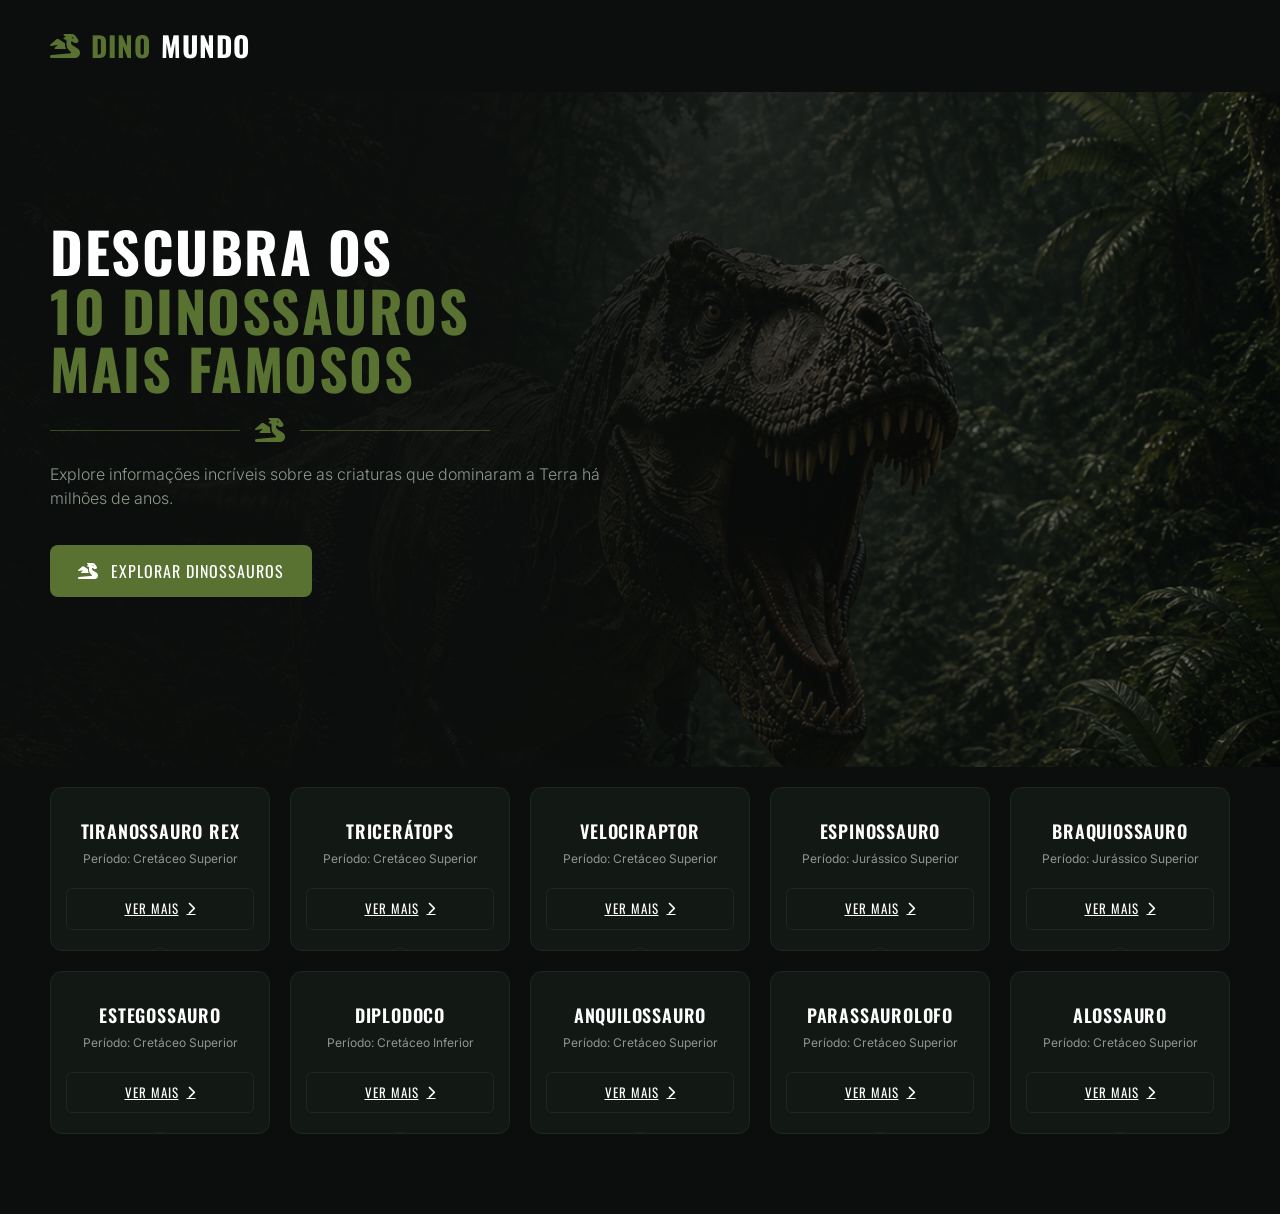
<file: index.html>
<!DOCTYPE html>
<html lang="pt-BR">
<head>
    <meta charset="UTF-8">
    <meta name="viewport" content="width=device-width, initial-scale=1.0">
    <title>DINOMUNDO - Descubra o Mundo dos Dinossauros</title>
    <link rel="preconnect" href="https://fonts.googleapis.com">
    <link rel="preconnect" href="https://fonts.gstatic.com" crossorigin>
    <link href="https://fonts.googleapis.com/css2?family=Inter:wght@300;400;600&family=Oswald:wght@600;700&display=swap" rel="stylesheet">
    <link rel="stylesheet" href="https://cdnjs.cloudflare.com/ajax/libs/font-awesome/6.4.0/css/all.min.css">
    <link rel="stylesheet" href="css/index.css">
</head>
<body>

   
    <header class="navbar">
        <div class="logo">
            <i class="fa-solid fa-dragon logo-icon"></i>
            <span>DINO</span>MUNDO
        </div>
    </header>

    
    <section class="hero">
        <div class="hero-content">
            <h1 class="hero-title">
                DESCUBRA OS<br>
                <span class="highlight">10 DINOSSAUROS<br>
                MAIS FAMOSOS</span>
            </h1>

            <div class="divider">
                <span class="line"></span>
                <i class="fa-solid fa-dragon logo-icon"></i> 
                <span class="line"></span>
            </div>

            <p class="hero-subtitle">
                Explore informações incríveis sobre as criaturas que dominaram a Terra há milhões de anos.
            </p>

            <a href="#galeria" class="btn-primary">
                <i class="fa-solid fa-dragon"></i>
                EXPLORAR DINOSSAUROS
            </a>
        </div>
    </section>

    
    <main class="galeria-container" id="galeria">
        <div class="cards-grid">
            
            <article class="card">
                <div class="card-badge">
                    <i class="fa-solid fa-dragon logo-icon"></i>
                </div>
                <div class="card-content">
                    <h3>TIRANOSSAURO REX</h3>
                    <p class="periodo">Período: Cretáceo Superior</p>
                    <a href="/pages/tiranossauro.html" class="btn-card">VER MAIS <i class="fa-solid fa-chevron-right"></i></a>
                </div>
            </article>

            <article class="card">
                <div class="card-badge">
                    <i class="fa-solid fa-dragon logo-icon"></i>
                </div>
                <div class="card-content">
                    <h3>TRICERÁTOPS</h3>
                    <p class="periodo">Período: Cretáceo Superior</p>
                    <a href="/pages/triceratops.html" class="btn-card">VER MAIS <i class="fa-solid fa-chevron-right"></i></a>
                </div>
            </article>

            <article class="card">
                <div class="card-badge">
                    <i class="fa-solid fa-dragon logo-icon"></i>
                </div>
                <div class="card-content">
                    <h3>VELOCIRAPTOR</h3>
                    <p class="periodo">Período: Cretáceo Superior</p>
                    <a href="/pages/velociraptor.html" class="btn-card">VER MAIS <i class="fa-solid fa-chevron-right"></i></a>
                </div>
            </article>

            <article class="card">
                <div class="card-badge">
                    <i class="fa-solid fa-dragon logo-icon"></i>
                </div>
                <div class="card-content">
                    <h3>ESPINOSSAURO</h3>
                    <p class="periodo">Período: Jurássico Superior</p>
                    <a href="/pages/espinossauro.html" class="btn-card">VER MAIS <i class="fa-solid fa-chevron-right"></i></a>
                </div>
            </article>

            <article class="card">
                <div class="card-badge">
                    <i class="fa-solid fa-dragon logo-icon"></i>
                </div>
                <div class="card-content">
                    <h3>BRAQUIOSSAURO</h3>
                    <p class="periodo">Período: Jurássico Superior</p>
                    <a href="/pages/braquiossauro.html" class="btn-card">VER MAIS <i class="fa-solid fa-chevron-right"></i></a>
                </div>
            </article>

            <article class="card">
                <div class="card-badge">
                    <i class="fa-solid fa-dragon logo-icon"></i>
                </div>
                <div class="card-content">
                    <h3>ESTEGOSSAURO</h3>
                    <p class="periodo">Período: Cretáceo Superior</p>
                    <a href="/pages/estegossauro.html" class="btn-card">VER MAIS <i class="fa-solid fa-chevron-right"></i></a>
                </div>
            </article>

            <article class="card">
                <div class="card-badge">
                    <i class="fa-solid fa-dragon logo-icon"></i>
                </div>
                <div class="card-content">
                    <h3>DIPLODOCO</h3>
                    <p class="periodo">Período: Cretáceo Inferior</p>
                    <a href="/pages/diplodoco.html" class="btn-card">VER MAIS <i class="fa-solid fa-chevron-right"></i></a>
                </div>
            </article>

            <article class="card">
                <div class="card-badge">
                    <i class="fa-solid fa-dragon logo-icon"></i>
                </div>
                <div class="card-content">
                    <h3>ANQUILOSSAURO</h3>
                    <p class="periodo">Período: Cretáceo Superior</p>
                    <a href="/pages/anquilossauro.html" class="btn-card">VER MAIS <i class="fa-solid fa-chevron-right"></i></a>
                </div>
            </article>

            <article class="card">
                <div class="card-badge">
                    <i class="fa-solid fa-dragon logo-icon"></i>
                </div>
                <div class="card-content">
                    <h3>PARASSAUROLOFO</h3>
                    <p class="periodo">Período: Cretáceo Superior</p>
                    <a href="/pages/parassaurolofo.html" class="btn-card">VER MAIS <i class="fa-solid fa-chevron-right"></i></a>
                </div>
            </article>

            <article class="card">
                <div class="card-badge">
                    <i class="fa-solid fa-dragon logo-icon"></i>
                </div>
                <div class="card-content">
                    <h3>ALOSSAURO</h3>
                    <p class="periodo">Período: Cretáceo Superior</p>
                    <a href="/pages/alossauro.html" class="btn-card">VER MAIS <i class="fa-solid fa-chevron-right"></i></a>
                </div>
            </article>

        </div>
    </main>

</body>
</html>
</file>
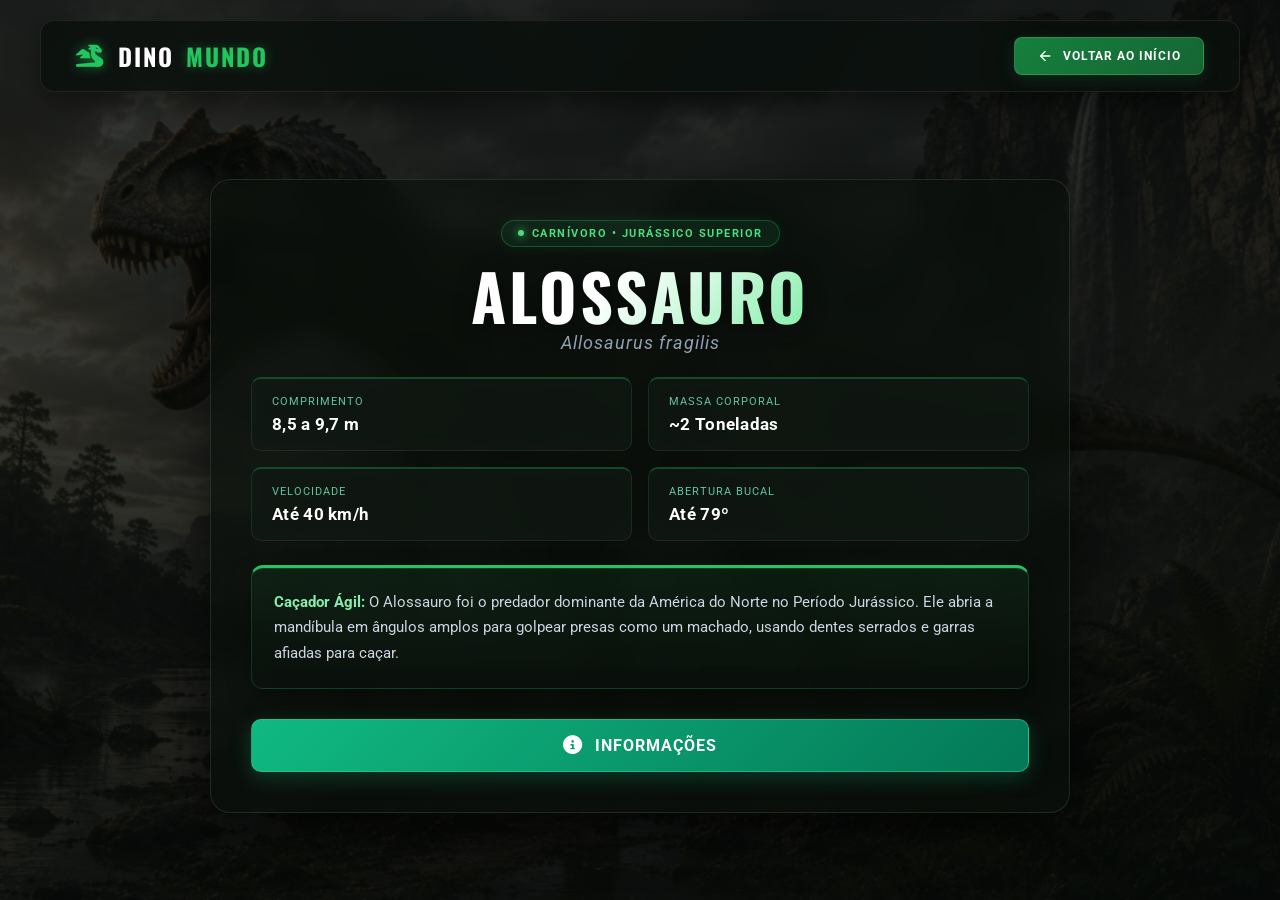
<file: pages/alossauro.html>
<!DOCTYPE html>
<html lang="pt-BR">

<head>
    <meta charset="UTF-8">
    <meta name="viewport" content="width=device-width, initial-scale=1.0">
    <title>DinoMundo - Alossauro</title>
    <link rel="preconnect" href="https://fonts.googleapis.com">
    <link rel="preconnect" href="https://fonts.gstatic.com" crossorigin>
    <link href="https://fonts.googleapis.com/css2?family=Oswald:wght@600;700&family=Roboto:wght@300;400;500;700&display=swap" rel="stylesheet">
    <link rel="stylesheet" href="https://cdnjs.cloudflare.com/ajax/libs/font-awesome/6.5.1/css/all.min.css">
    <link rel="stylesheet" href="../css/alossauro.css">
</head>

<body>

    <header>
        <a href="../index.html" class="logo">
            <i class="fa-solid fa-dragon logo-icon"></i>
            DINO<span>MUNDO</span>
        </a>

        <a href="../index.html" class="btn-voltar">
            <svg viewBox="0 0 24 24">
                <path d="M20 11H7.83l5.59-5.59L12 4l-8 8 8 8 1.41-1.41L7.83 13H20v-2z" />
            </svg>
            Voltar ao Início
        </a>
    </header>

    <main>
        <div class="content-center">
            <span class="tag-anatomia">Carnívoro • Jurássico Superior</span>
            <h1>ALOSSAURO</h1>
            <p class="scientific-name">Allosaurus fragilis</p>

            <div class="tech-grid">
                <div class="tech-card">
                    <div class="label">Comprimento</div>
                    <div class="value">8,5 a 9,7 m</div>
                </div>
                <div class="tech-card">
                    <div class="label">Massa Corporal</div>
                    <div class="value">~2 Toneladas</div>
                </div>
                <div class="tech-card">
                    <div class="label">Velocidade</div>
                    <div class="value">Até 40 km/h</div>
                </div>
                <div class="tech-card">
                    <div class="label">Abertura Bucal</div>
                    <div class="value">Até 79º</div>
                </div>
            </div>

            <div class="details-box">
                <p><strong>Caçador Ágil:</strong> O Alossauro foi o predador dominante da América do Norte no Período Jurássico. Ele abria a mandíbula em ângulos amplos para golpear presas como um machado, usando dentes serrados e garras afiadas para caçar.</p>
            </div>

            <div class="actions-centered">
                <button class="btn-action btn-info" onclick="openModal('modal-hub')">
                    <i class="fa-solid fa-circle-info"></i>
                    Informações
                </button>
            </div>
        </div>
    </main>

    <div id="modal-hub" class="modal">
        <div class="modal-card">
            <span class="close-modal" onclick="closeModal('modal-hub')">&times;</span>
            <h2><i class="fa-solid fa-bars"></i> Central de Informações</h2>
            
            <div class="hub-actions">
                <button class="btn-action btn-info" onclick="openSubModal('modal-hub', 'modal-ficha')">
                    <i class="fa-solid fa-dna"></i>
                    Ficha Técnica
                </button>

                <button class="btn-action btn-esqueleto" onclick="openSubModal('modal-hub', 'modal-esqueleto')">
                    <i class="fa-solid fa-bone"></i>
                    Ver Esqueleto
                </button>
            </div>
        </div>
    </div>

    <div id="modal-ficha" class="modal">
        <div class="modal-card">
            <span class="close-modal" onclick="closeModal('modal-ficha')">&times;</span>
            <h2><i class="fa-solid fa-dna"></i> Ficha Científica</h2>
            
            <div class="info-grid">
                <div class="info-item">
                    <i class="fa-solid fa-clock"></i>
                    <div>
                        <span class="info-title">Período Geológico</span>
                        <p class="info-desc">Jurássico Superior (~155-150 MiA)</p>
                    </div>
                </div>

                <div class="info-item">
                    <i class="fa-solid fa-earth-asia"></i>
                    <div>
                        <span class="info-title">Localização</span>
                        <p class="info-desc">EUA (Colorado, Utah, Wyoming)</p>
                    </div>
                </div>

                <div class="info-item">
                    <i class="fa-solid fa-utensils"></i>
                    <div>
                        <span class="info-title">Dieta Alimentar</span>
                        <p class="info-desc">Carnívoro (Estegossauros e Saurópodes)</p>
                    </div>
                </div>

                <div class="info-item">
                    <i class="fa-solid fa-skull"></i>
                    <div>
                        <span class="info-title">Estratégia de Caça</span>
                        <p class="info-desc">Ataque Rápido por Impacto (Machado)</p>
                    </div>
                </div>
            </div>
        </div>
    </div>

    <div id="modal-esqueleto" class="modal">
        <div class="modal-container">
            <span class="close-modal" onclick="closeModal('modal-esqueleto')">&times;</span>
            <img src="../img/esqueletoAlossauro.png" alt="Esqueleto do Alossauro" class="modal-content">
            <p class="modal-caption">Anatomia Óssea — Allosaurus fragilis</p>
        </div>
    </div>

    <script>
        function openModal(modalId) {
            document.getElementById(modalId).style.display = 'flex';
        }

        function closeModal(modalId) {
            document.getElementById(modalId).style.display = 'none';
        }

        function openSubModal(currentModalId, targetModalId) {
            closeModal(currentModalId);
            openModal(targetModalId);
        }

        window.onclick = function(event) {
            if (event.target.classList.contains('modal')) {
                event.target.style.display = 'none';
            }
        };

        document.addEventListener('keydown', function(event) {
            if (event.key === 'Escape') {
                document.querySelectorAll('.modal').forEach(m => m.style.display = 'none');
            }
        });
    </script>

</body>

</html>
</file>
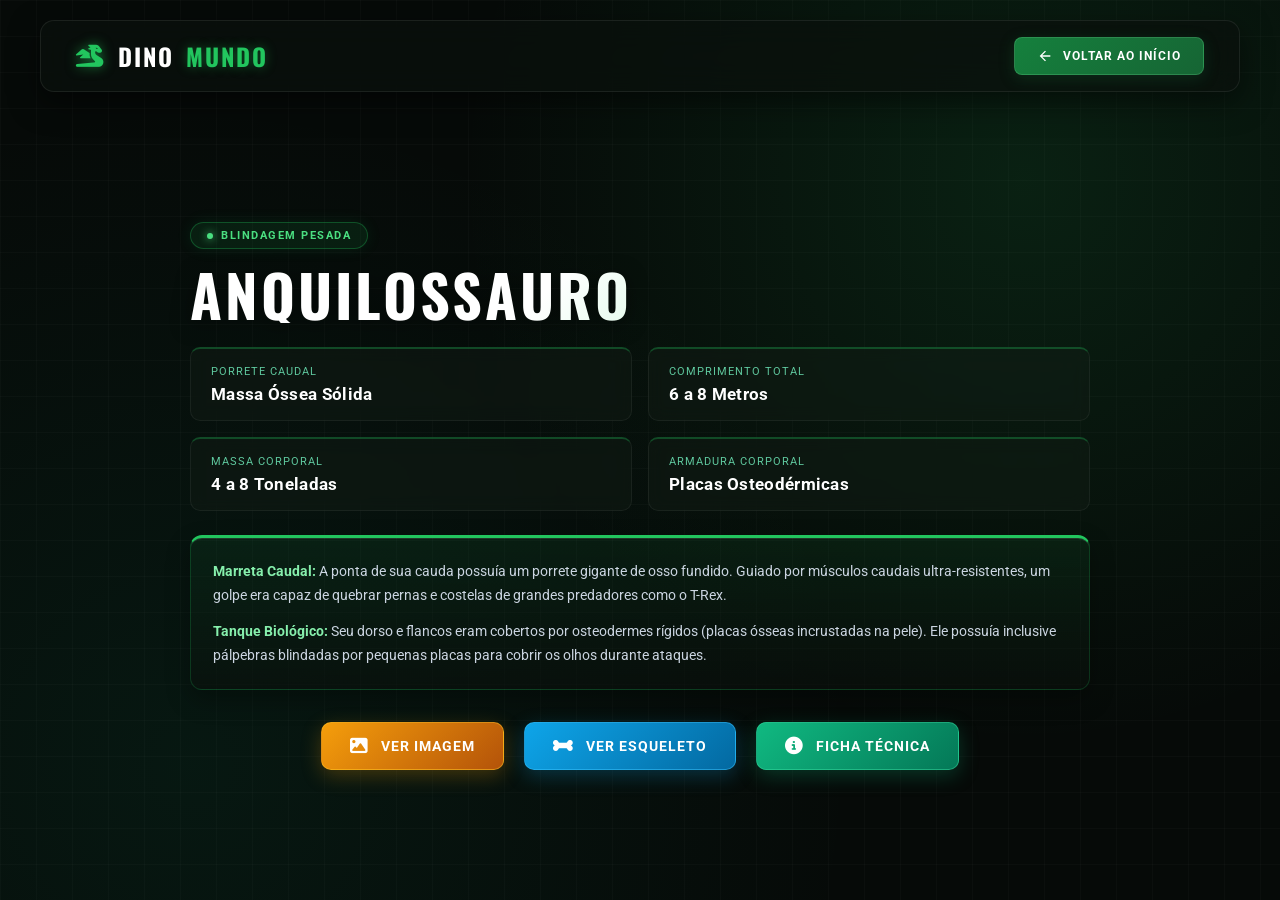
<file: pages/anquilossauro.html>
<!DOCTYPE html>
<html lang="pt-BR">

<head>
    <meta charset="UTF-8">
    <meta name="viewport" content="width=device-width, initial-scale=1.0">
    <title>DinoMundo - Anquilossauro</title>
    <link rel="preconnect" href="https://fonts.googleapis.com">
    <link rel="preconnect" href="https://fonts.gstatic.com" crossorigin>
    <link href="https://fonts.googleapis.com/css2?family=Oswald:wght@600;700&family=Roboto:wght@300;400;500;700&display=swap" rel="stylesheet">
    <link rel="stylesheet" href="https://cdnjs.cloudflare.com/ajax/libs/font-awesome/6.5.1/css/all.min.css">
    <link rel="stylesheet" href="../css/anquilossauro.css">
</head>

<body>

    <header>
        <div class="logo">
            <i class="fa-solid fa-dragon logo-icon"></i>
            DINO<span>MUNDO</span>
        </div>

        <a href="../index.html" class="btn-header btn-voltar">
            <svg viewBox="0 0 24 24">
                <path d="M20 11H7.83l5.59-5.59L12 4l-8 8 8 8 1.41-1.41L7.83 13H20v-2z" />
            </svg>
            Voltar ao Início
        </a>
    </header>

    <main>
        <div class="content-col">
            <span class="tag-anatomia">Blindagem Pesada</span>
            <h1>ANQUILOSSAURO</h1>

            <div class="tech-grid">
                <div class="tech-card">
                    <div class="label">Porrete Caudal</div>
                    <div class="value">Massa Óssea Sólida</div>
                </div>
                <div class="tech-card">
                    <div class="label">Comprimento Total</div>
                    <div class="value">6 a 8 Metros</div>
                </div>
                <div class="tech-card">
                    <div class="label">Massa Corporal</div>
                    <div class="value">4 a 8 Toneladas</div>
                </div>
                <div class="tech-card">
                    <div class="label">Armadura Corporal</div>
                    <div class="value">Placas Osteodérmicas</div>
                </div>
            </div>

            <div class="details-box">
                <p><strong>Marreta Caudal:</strong> A ponta de sua cauda possuía um porrete gigante de osso fundido. Guiado por músculos caudais ultra-resistentes, um golpe era capaz de quebrar pernas e costelas de grandes predadores como o T-Rex.</p>
                <p><strong>Tanque Biológico:</strong> Seu dorso e flancos eram cobertos por osteodermes rígidos (placas ósseas incrustadas na pele). Ele possuía inclusive pálpebras blindadas por pequenas placas para cobrir os olhos durante ataques.</p>
            </div>

            <div class="actions-centered">
                <button id="btn-imagem" class="btn-action btn-imagem">
                    <i class="fa-solid fa-image"></i>
                    Ver Imagem
                </button>

                <button id="btn-esqueleto" class="btn-action btn-esqueleto">
                    <i class="fa-solid fa-bone"></i>
                    Ver Esqueleto
                </button>

                <button id="btn-info" class="btn-action btn-info">
                    <i class="fa-solid fa-circle-info"></i>
                    Ficha Técnica
                </button>
            </div>
        </div>
    </main>

    <div id="imageModal" class="modal">
        <div class="modal-container">
            <span class="close-modal" id="closeImage">&times;</span>
            <img src="../img/anquilossauro.jpg" alt="Anquilossauro" class="modal-content">
            <p class="modal-caption">Ilustração - Anquilossauro</p>
        </div>
    </div>

    <div id="skeletonModal" class="modal">
        <div class="modal-container">
            <span class="close-modal" id="closeSkeleton">&times;</span>
            <img src="../img/esqueleto4.png" alt="Esqueleto do Anquilossauro" class="modal-content">
            <p class="modal-caption">Anatomia Óssea - Esqueleto do Anquilossauro</p>
        </div>
    </div>

    <div id="infoModal" class="modal">
        <div class="modal-card">
            <span class="close-modal" id="closeInfo">&times;</span>
            <h2><i class="fa-solid fa-dna"></i> Ficha Científica</h2>
            
            <div class="info-grid">
                <div class="info-item">
                    <i class="fa-solid fa-clock"></i>
                    <div>
                        <span class="info-title">Período</span>
                        <p class="info-desc">Cretáceo Superior (68 e 66 milhões de anos)</p>
                    </div>
                </div>

                <div class="info-item">
                    <i class="fa-solid fa-ruler-horizontal"></i>
                    <div>
                        <span class="info-title">Tamanho</span>
                        <p class="info-desc">6,25 e 9 metros de comprimento, cerca de 1,7 a 2 metros de altura até o quadril</p>
                    </div>
                </div>

                <div class="info-item">
                    <i class="fa-solid fa-weight-hanging"></i>
                    <div>
                        <span class="info-title">Peso</span>
                        <p class="info-desc">4,8 e 8 toneladas</p>
                    </div>
                </div>

                <div class="info-item">
                    <i class="fa-solid fa-earth-asia"></i>
                    <div>
                        <span class="info-title">Habitat</span>
                        <p class="info-desc">Seu ambiente natural caracterizava-se por um clima quente e subtropical, com vegetação composta por florestas de coníferas e angiospermas, além de planícies e áreas de terras mais altas</p>
                    </div>
                </div>
            </div>
        </div>
    </div>

    <script>
        const imageModal = document.getElementById("imageModal");
        const skeletonModal = document.getElementById("skeletonModal");
        const infoModal = document.getElementById("infoModal");

        const btnImagem = document.getElementById("btn-imagem");
        const btnEsqueleto = document.getElementById("btn-esqueleto");
        const btnInfo = document.getElementById("btn-info");

        const closeImage = document.getElementById("closeImage");
        const closeSkeleton = document.getElementById("closeSkeleton");
        const closeInfo = document.getElementById("closeInfo");

        btnImagem.onclick = () => imageModal.style.display = "flex";
        btnEsqueleto.onclick = () => skeletonModal.style.display = "flex";
        btnInfo.onclick = () => infoModal.style.display = "flex";

        closeImage.onclick = () => imageModal.style.display = "none";
        closeSkeleton.onclick = () => skeletonModal.style.display = "none";
        closeInfo.onclick = () => infoModal.style.display = "none";

        window.onclick = function (event) {
            if (event.target === imageModal) imageModal.style.display = "none";
            if (event.target === skeletonModal) skeletonModal.style.display = "none";
            if (event.target === infoModal) infoModal.style.display = "none";
        };

        document.addEventListener("keydown", function (event) {
            if (event.key === "Escape") {
                imageModal.style.display = "none";
                skeletonModal.style.display = "none";
                infoModal.style.display = "none";
            }
        });
    </script>

</body>

</html>
</file>
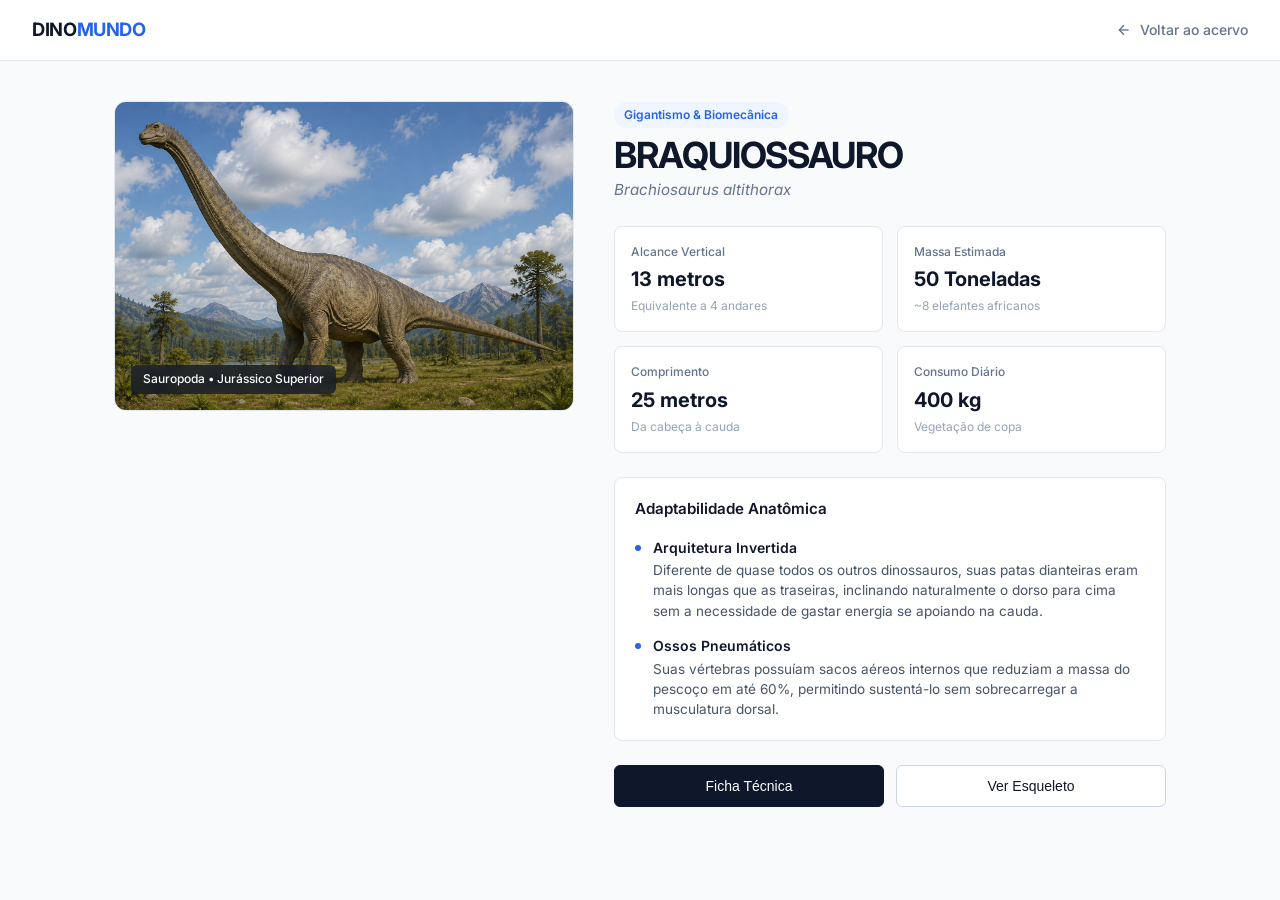
<file: pages/braquiossauro.html>
<!DOCTYPE html>
<html lang="pt-BR">
<head>
    <meta charset="UTF-8">
    <meta name="viewport" content="width=device-width, initial-scale=1.0">
    <title>DinoMundo - Braquiossauro</title>
    
    <!-- Fonte limpa e legível -->
    <link rel="preconnect" href="https://fonts.googleapis.com">
    <link rel="preconnect" href="https://fonts.gstatic.com" crossorigin>
    <link href="https://fonts.googleapis.com/css2?family=Inter:wght@400;500;600;700&display=swap" rel="stylesheet">
    <link rel="stylesheet" href="/css/branquiossauro.css">

</head>
<body>

    <header class="navbar">
        <div class="brand">
            <span class="brand-title">DINO<span>MUNDO</span></span>
        </div>
        <a href="../index.html" class="nav-back">
            <svg viewBox="0 0 24 24" width="16" height="16" stroke="currentColor" stroke-width="2" fill="none">
                <line x1="19" y1="12" x2="5" y2="12"></line>
                <polyline points="12 19 5 12 12 5"></polyline>
            </svg>
            Voltar ao acervo
        </a>
    </header>

    <main class="spec-container">
        
        <section class="visual-panel">
            <div class="image-wrapper">
                <img src="../img/branquiossauro.png" alt="Ilustração de um Braquiossauro">
                <div class="badge-tag">Sauropoda • Jurássico Superior</div>
            </div>
        </section>

        <section class="data-panel">
            <header class="dino-header">
                <span class="category-pill">Gigantismo & Biomecânica</span>
                <h1>BRAQUIOSSAURO</h1>
                <p class="scientific-name">Brachiosaurus altithorax</p>
            </header>

            <div class="stats-grid">
                <article class="stat-card">
                    <span class="stat-label">Alcance Vertical</span>
                    <strong class="stat-value">13 metros</strong>
                    <span class="stat-sub">Equivalente a 4 andares</span>
                </article>

                <article class="stat-card">
                    <span class="stat-label">Massa Estimada</span>
                    <strong class="stat-value">50 Toneladas</strong>
                    <span class="stat-sub">~8 elefantes africanos</span>
                </article>

                <article class="stat-card">
                    <span class="stat-label">Comprimento</span>
                    <strong class="stat-value">25 metros</strong>
                    <span class="stat-sub">Da cabeça à cauda</span>
                </article>

                <article class="stat-card">
                    <span class="stat-label">Consumo Diário</span>
                    <strong class="stat-value">400 kg</strong>
                    <span class="stat-sub">Vegetação de copa</span>
                </article>
            </div>

            <section class="insight-box">
                <h2>Adaptabilidade Anatômica</h2>
                
                <div class="insight-item">
                    <div class="insight-bullet"></div>
                    <div>
                        <h3>Arquitetura Invertida</h3>
                        <p>Diferente de quase todos os outros dinossauros, suas patas dianteiras eram mais longas que as traseiras, inclinando naturalmente o dorso para cima sem a necessidade de gastar energia se apoiando na cauda.</p>
                    </div>
                </div>

                <div class="insight-item">
                    <div class="insight-bullet"></div>
                    <div>
                        <h3>Ossos Pneumáticos</h3>
                        <p>Suas vértebras possuíam sacos aéreos internos que reduziam a massa do pescoço em até 60%, permitindo sustentá-lo sem sobrecarregar a musculatura dorsal.</p>
                    </div>
                </div>
            </section>

            <div class="modal-actions">
                <button class="btn-modal" onclick="openModal('modal-ficha')">
                    Ficha Técnica
                </button>
                <button class="btn-modal" onclick="openModal('modal-esqueleto')">
                    Ver Esqueleto
                </button>
            </div>
        </section>

    </main>

    <div id="modal-ficha" class="modal">
        <div class="modal-content">
            <span class="close-btn" onclick="closeModal('modal-ficha')">&times;</span>
            <div class="modal-header">
                <h2>Informações Gerais</h2>
            </div>
            <div class="modal-grid">
                <div class="modal-card">
                    <div class="label">Período</div>
                    <div class="value">Jurássico Superior</div>
                </div>
                <div class="modal-card">
                    <div class="label">Altura do Ombro</div>
                    <div class="value">6 a 7 Metros</div>
                </div>
                <div class="modal-card">
                    <div class="label">Peso Estimado</div>
                    <div class="value">35 a 50 Toneladas</div>
                </div>
                <div class="modal-card">
                    <div class="label">Habitat</div>
                    <div class="value">América do Norte</div>
                </div>
            </div>
        </div>
    </div>

    <div id="modal-esqueleto" class="modal">
        <div class="modal-content">
            <span class="close-btn" onclick="closeModal('modal-esqueleto')">&times;</span>
            <div class="modal-header">
                <h2>Esqueleto do Braquiossauro</h2>
            </div>
            <div class="modal-body">
                <img src="../img/esqueletoBraquiossauro.png" alt="Esqueleto Completo do Braquiossauro" class="modal-img-full">
            </div>
        </div>
    </div>

    <script>
        function openModal(modalId) {
            document.getElementById(modalId).style.display = 'flex';
        }

        function closeModal(modalId) {
            document.getElementById(modalId).style.display = 'none';
        }

        window.onclick = function(event) {
            if (event.target.classList.contains('modal')) {
                event.target.style.display = 'none';
            }
        };

        document.addEventListener('keydown', function(event) {
            if (event.key === 'Escape') {
                document.querySelectorAll('.modal').forEach(m => m.style.display = 'none');
            }
        });
    </script>

</body>
</html>
</file>
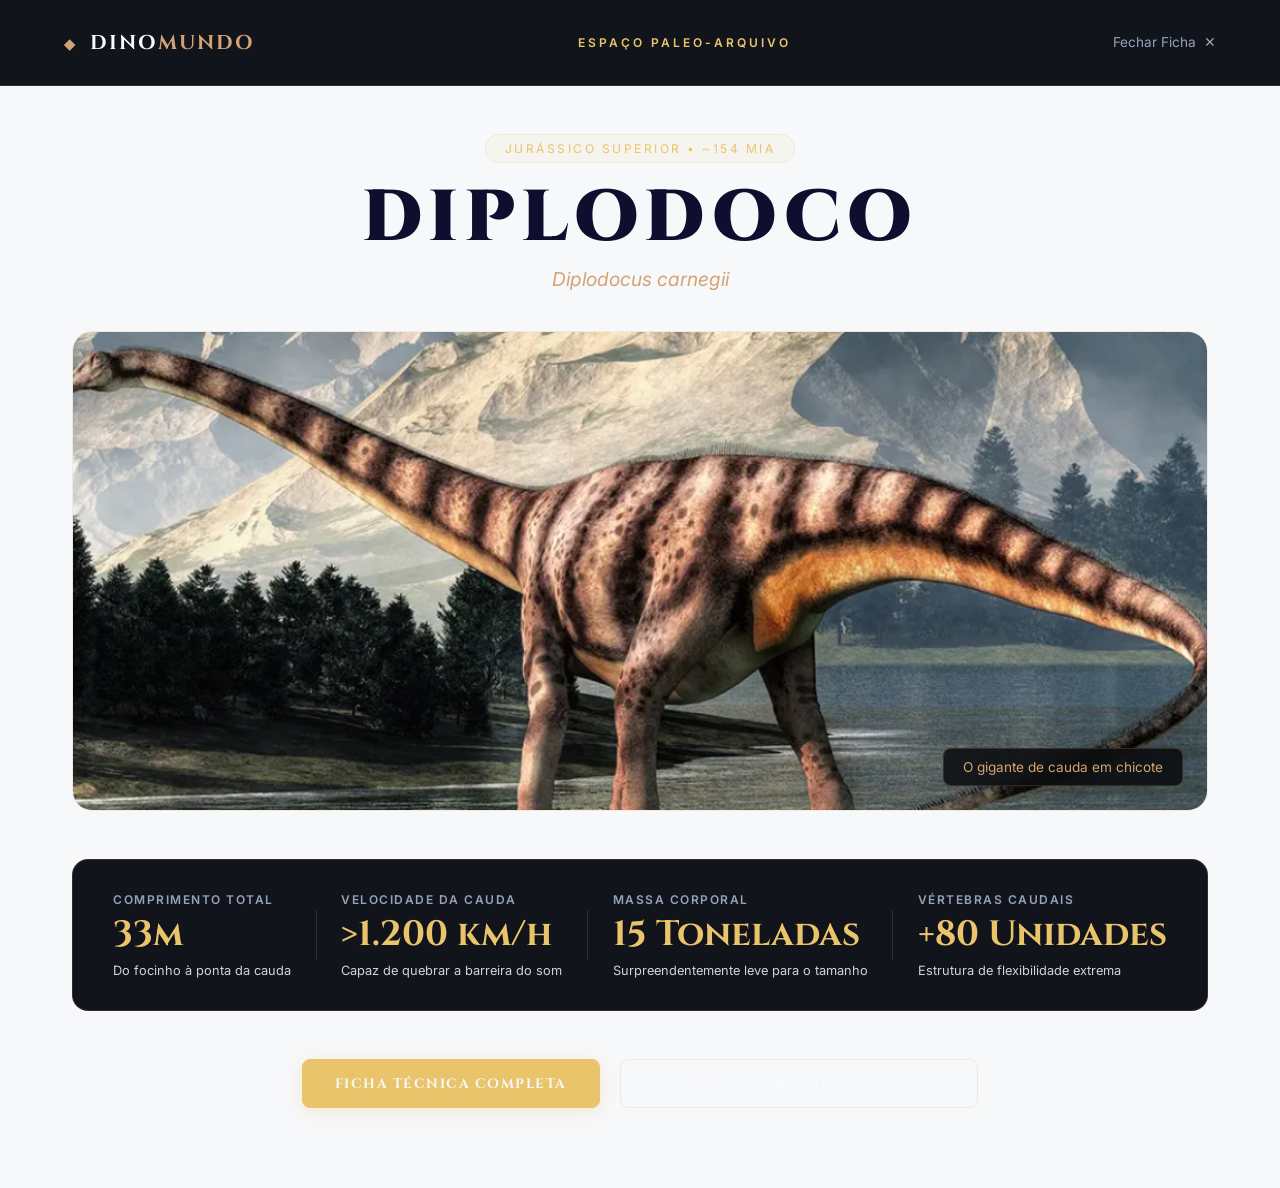
<file: pages/diplodoco.html>
<!DOCTYPE html>
<html lang="pt-BR">
<head>
    <meta charset="UTF-8">
    <meta name="viewport" content="width=device-width, initial-scale=1.0">
    <title>DinoMundo - Diplodoco</title>
    <link rel="preconnect" href="https://fonts.googleapis.com">
    <link rel="preconnect" href="https://fonts.gstatic.com" crossorigin>
    <link href="https://fonts.googleapis.com/css2?family=Cinzel:wght@600;700;900&family=Inter:wght@300;400;500;600&display=swap" rel="stylesheet">
    <link rel="stylesheet" href="../css/diplodoco.css">
</head>
<body>

    <header class="museum-nav">
        <a href="../index.html" class="nav-brand">
            <span class="symbol">◆</span> DINO<span>MUNDO</span>
        </a>
        <div class="nav-tag">ESPAÇO PALEO-ARQUIVO</div>
        <a href="../index.html" class="nav-close">
            <span>Fechar Ficha</span> ✕
        </a>
    </header>

    <main class="diplodoco-layout">

        <section class="hero-banner">
            <div class="hero-meta">
                <span class="period-badge">Jurássico Superior • ~154 MiA</span>
                <h1>DIPLODOCO</h1>
                <p class="scientific">Diplodocus carnegii</p>
            </div>
            
            <div class="hero-frame">
                <img src="../img/diplodoco.png" alt="Diplodoco em seu habitat pré-histórico">
                <div class="frame-tag">O gigante de cauda em chicote</div>
            </div>
        </section>

        <section class="metric-strip">
            <div class="metric-item">
                <span class="m-label">Comprimento Total</span>
                <strong class="m-value">33m</strong>
                <span class="m-desc">Do focinho à ponta da cauda</span>
            </div>
            <div class="metric-divider"></div>
            <div class="metric-item">
                <span class="m-label">Velocidade da Cauda</span>
                <strong class="m-value">>1.200 km/h</strong>
                <span class="m-desc">Capaz de quebrar a barreira do som</span>
            </div>
            <div class="metric-divider"></div>
            <div class="metric-item">
                <span class="m-label">Massa Corporal</span>
                <strong class="m-value">15 Toneladas</strong>
                <span class="m-desc">Surpreendentemente leve para o tamanho</span>
            </div>
            <div class="metric-divider"></div>
            <div class="metric-item">
                <span class="m-label">Vértebras Caudais</span>
                <strong class="m-value">+80 Unidades</strong>
                <span class="m-desc">Estrutura de flexibilidade extrema</span>
            </div>
        </section>

        <section class="modal-actions-container">
            <div class="modal-actions">
                <button class="btn-modal" onclick="openModal('modal-ficha')">
                    Ficha Técnica Completa
                </button>
                <button class="btn-modal btn-secondary" onclick="openModal('modal-esqueleto')">
                    Exibir Registros do Esqueleto
                </button>
            </div>
        </section>

    </main>
    <div id="modal-ficha" class="modal">
        <div class="modal-content">
            <span class="close-btn" onclick="closeModal('modal-ficha')">&times;</span>
            <div class="modal-header">
                <h2>Especificações Arquivísticas</h2>
            </div>
            <div class="modal-grid">
                <div class="modal-card">
                    <div class="label">Período Geológico</div>
                    <div class="value">Jurássico Superior (~154-150 MiA)</div>
                </div>
                <div class="modal-card">
                    <div class="label">Habitat Principal</div>
                    <div class="value">América do Norte (Formação Morrison)</div>
                </div>
                <div class="modal-card">
                    <div class="label">Dieta Alimentar</div>
                    <div class="value">Herbívoro (Samambaias e Coníferas)</div>
                </div>
                <div class="modal-card">
                    <div class="label">Mecânica de Defesa</div>
                    <div class="value">Cauda Chicote Supersônica</div>
                </div>
            </div>
        </div>
    </div>

    <div id="modal-esqueleto" class="modal">
        <div class="modal-content modal-large">
            <span class="close-btn" onclick="closeModal('modal-esqueleto')">&times;</span>
            <div class="modal-header">
                <h2>Anatomia Óssea — Diplodocus carnegii</h2>
            </div>
            <div class="modal-body">
                <img src="../img/esqueletoDiplodoco.png" alt="Esqueleto de Diplodoco em exposição no museu" class="modal-img-full">
            </div>
        </div>
    </div>

    <script>
        function openModal(modalId) {
            document.getElementById(modalId).style.display = 'flex';
        }

        function closeModal(modalId) {
            document.getElementById(modalId).style.display = 'none';
        }

        window.onclick = function(event) {
            if (event.target.classList.contains('modal')) {
                event.target.style.display = 'none';
            }
        };

        document.addEventListener('keydown', function(event) {
            if (event.key === 'Escape') {
                document.querySelectorAll('.modal').forEach(m => m.style.display = 'none');
            }
        });
    </script>

</body>
</html>
</file>
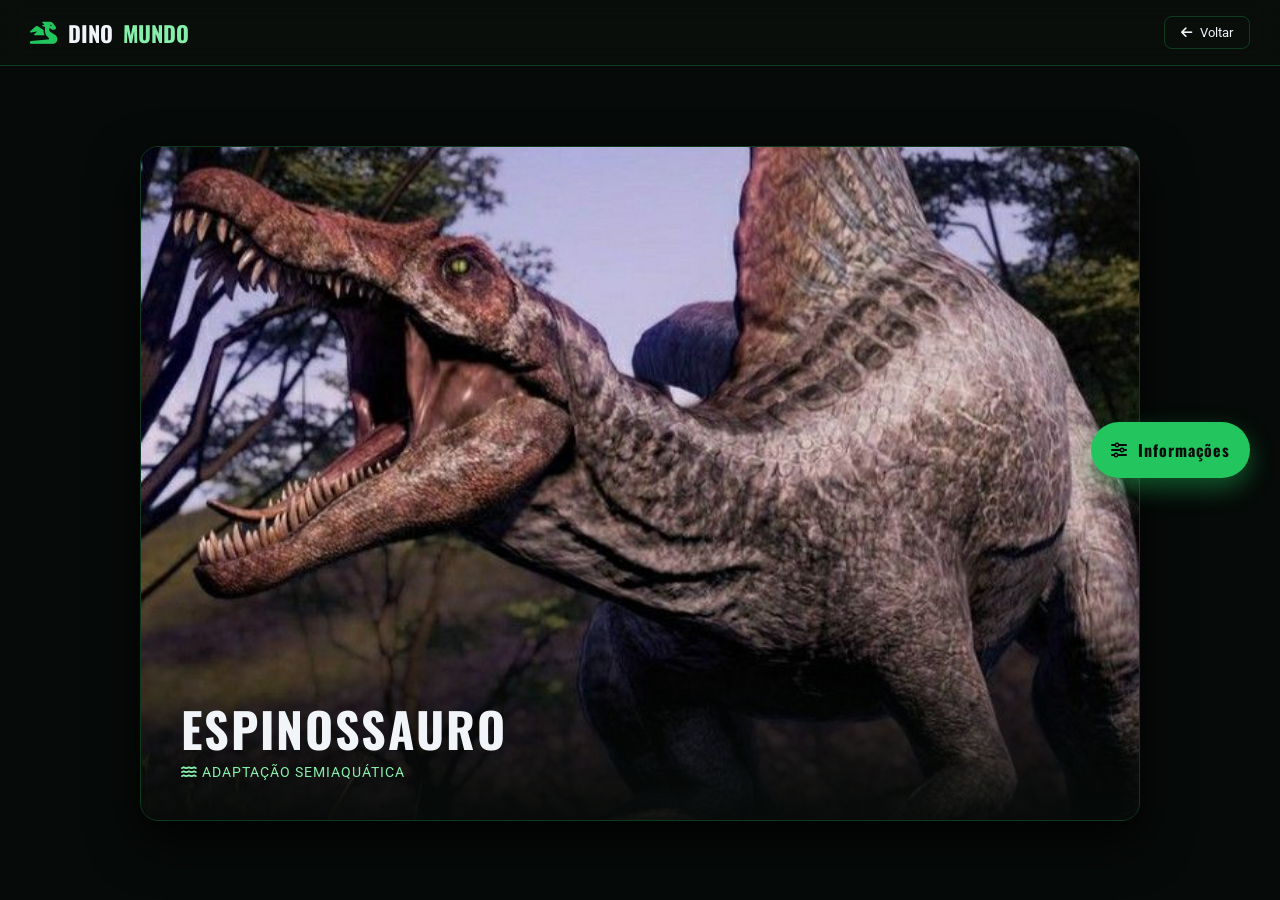
<file: pages/espinossauro.html>
<!DOCTYPE html>
<html lang="pt-BR">
<head>
    <meta charset="UTF-8">
    <meta name="viewport" content="width=device-width, initial-scale=1.0">
    <title>DinoMundo - Espinossauro</title>
    <link rel="preconnect" href="https://fonts.googleapis.com">
    <link rel="preconnect" href="https://fonts.gstatic.com" crossorigin>
    <link href="https://fonts.googleapis.com/css2?family=Oswald:wght@600;700&family=Roboto:wght@300;400;500;700&display=swap" rel="stylesheet">
    <link rel="stylesheet" href="https://cdnjs.cloudflare.com/ajax/libs/font-awesome/6.5.1/css/all.min.css">
    <link rel="stylesheet" href="../css/espinossauro.css">
</head>
<body>

    <header>
        <div class="logo">
            <i class="fa-solid fa-dragon logo-icon"></i>
            DINO<span>MUNDO</span>
        </div>
        <a href="../index.html" class="btn-voltar">
            <i class="fa-solid fa-arrow-left"></i> Voltar
        </a>
    </header>

    <main class="main-container">
        
        <div class="hero-card">
            <img src="../img/espinossauro.jpg" alt="Espinossauro" class="hero-img">
            <div class="hero-caption">
                <h1>ESPINOSSAURO</h1>
                <p><i class="fa-solid fa-water"></i> Adaptação Semiaquática</p>
            </div>
        </div>

       
        <button class="btn-open-drawer" onclick="toggleDrawer()">
            <i class="fa-solid fa-sliders"></i>
            <span>Informações</span>
        </button>
    </main>

    
    <div class="drawer-overlay" id="drawerOverlay" onclick="toggleDrawer()"></div>

    <aside class="side-drawer" id="sideDrawer">
        <button class="close-drawer" onclick="toggleDrawer()">&times;</button>
        
        <div class="drawer-content">
            <span class="tag-anatomia"><i class="fa-solid fa-water"></i> Adaptação Semiaquática</span>
            <h2>ESPINOSSAURO</h2>

            <div class="tech-grid">
                <div class="tech-card">
                    <i class="fa-solid fa-ruler-horizontal card-icon"></i>
                    <div>
                        <div class="label">Comprimento</div>
                        <div class="value">14 a 18m</div>
                    </div>
                </div>
                <div class="tech-card">
                    <i class="fa-solid fa-sailboat card-icon"></i>
                    <div>
                        <div class="label">Vela Dorsal</div>
                        <div class="value">Até 1,8m</div>
                    </div>
                </div>
                <div class="tech-card">
                    <i class="fa-solid fa-weight-hanging card-icon"></i>
                    <div>
                        <div class="label">Massa</div>
                        <div class="value">7 a 9 Ton.</div>
                    </div>
                </div>
                <div class="tech-card">
                    <i class="fa-solid fa-fish card-icon"></i>
                    <div>
                        <div class="label">Nicho</div>
                        <div class="value">Piscívoro</div>
                    </div>
                </div>
            </div>

            <div class="details-box">
                <p><strong>Navegação Semiaquática:</strong> Focinho alongado com receptores de pressão nasais e dentes cônicos para captura de peixes.</p>
                <p><strong>Vela & Cauda:</strong> Espinhas neurais que sustentavam uma vela de pele, junto de uma cauda em formato de nadadeira.</p>
            </div>

            <!-- Botões que abrem os Modais -->
            <div class="modal-actions">
                <button class="btn-modal btn-info" onclick="openModal('infoModal')">
                    <i class="fa-solid fa-dna"></i> Ficha Científica
                </button>
                <button class="btn-modal btn-esqueleto" onclick="openModal('skeletonModal')">
                    <i class="fa-solid fa-bone"></i> Ver Esqueleto
                </button>
            </div>
        </div>
    </aside>

    
    <div id="skeletonModal" class="modal">
        <div class="modal-card">
            <span class="close-modal" onclick="closeModal('skeletonModal')">&times;</span>
            <h2><i class="fa-solid fa-bone"></i> Esqueleto do Espinossauro</h2>
            <div class="modal-body">
                <img src="../img/esqueleto3.png" alt="Esqueleto do Espinossauro" class="modal-img">
            </div>
        </div>
    </div>

   
    <div id="infoModal" class="modal">
        <div class="modal-card">
            <span class="close-modal" onclick="closeModal('infoModal')">&times;</span>
            <h2><i class="fa-solid fa-dna"></i> Ficha Científica</h2>
            
            <div class="info-grid">
                <div class="info-item">
                    <i class="fa-solid fa-clock"></i>
                    <div>
                        <span class="info-title">Período</span>
                        <p class="info-desc">Cretáceo Superior (100 a 94M de anos)</p>
                    </div>
                </div>
                <div class="info-item">
                    <i class="fa-solid fa-ruler-horizontal"></i>
                    <div>
                        <span class="info-title">Tamanho</span>
                        <p class="info-desc">11 a 18 metros</p>
                    </div>
                </div>
                <div class="info-item">
                    <i class="fa-solid fa-weight-hanging"></i>
                    <div>
                        <span class="info-title">Peso</span>
                        <p class="info-desc">6 a 9 toneladas</p>
                    </div>
                </div>
                <div class="info-item">
                    <i class="fa-solid fa-earth-africa"></i>
                    <div>
                        <span class="info-title">Habitat</span>
                        <p class="info-desc">Sistemas de rios e deltas do Norte da África</p>
                    </div>
                </div>
            </div>
        </div>
    </div>

    <script>
        
        function toggleDrawer() {
            document.getElementById('sideDrawer').classList.toggle('active');
            document.getElementById('drawerOverlay').classList.toggle('active');
        }

        
        function openModal(id) {
            document.getElementById(id).style.display = 'flex';
        }

        function closeModal(id) {
            document.getElementById(id).style.display = 'none';
        }

        window.onclick = function(event) {
            if (event.target.classList.contains('modal')) {
                event.target.style.display = 'none';
            }
        };

        document.addEventListener('keydown', function(event) {
            if (event.key === 'Escape') {
                document.querySelectorAll('.modal').forEach(m => m.style.display = 'none');
                document.getElementById('sideDrawer').classList.remove('active');
                document.getElementById('drawerOverlay').classList.remove('active');
            }
        });
    </script>
</body>
</html>
</file>
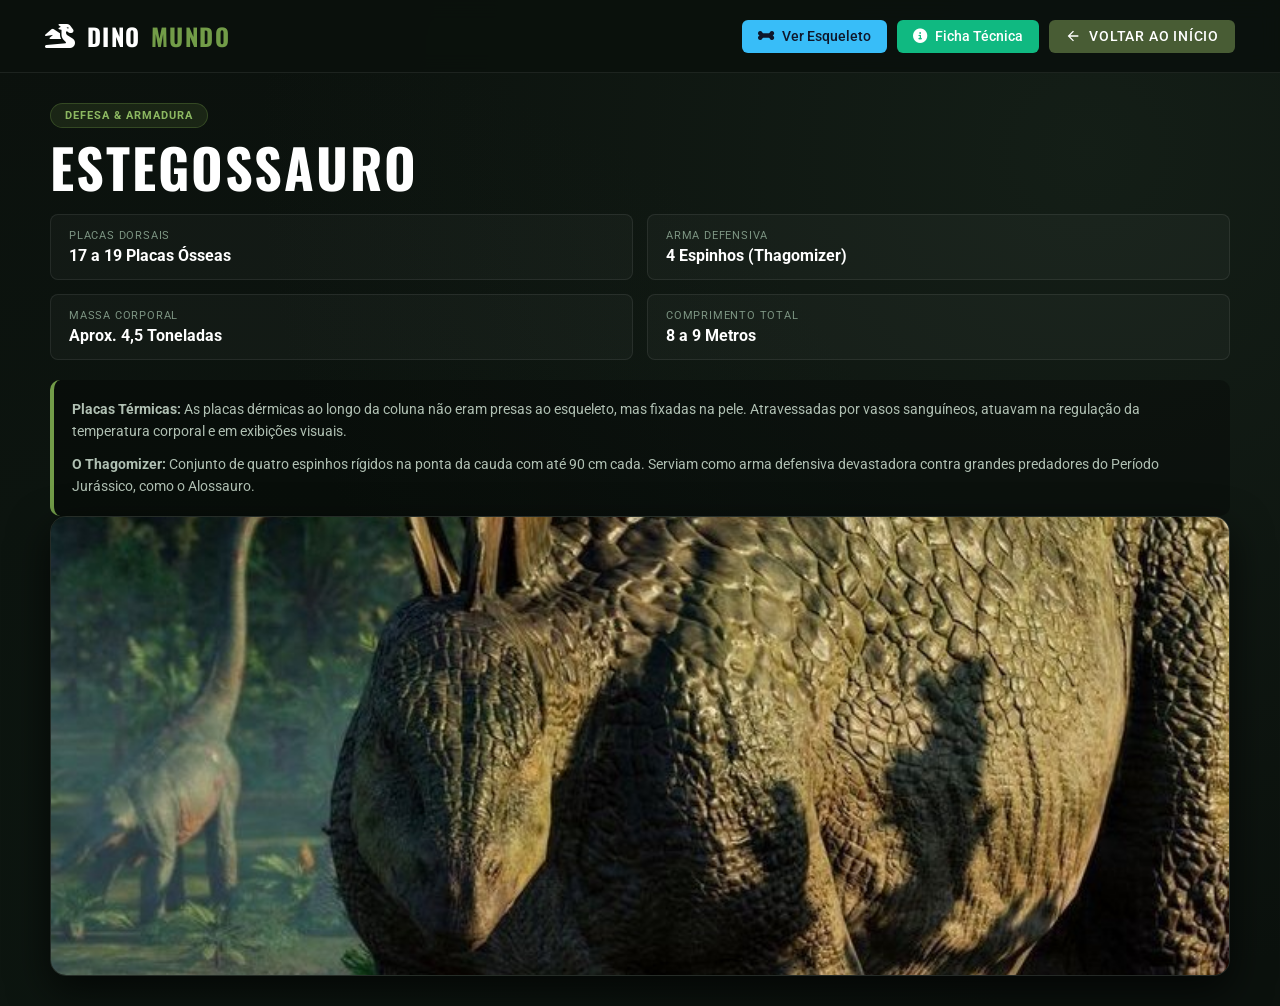
<file: pages/estegossauro.html>
<!DOCTYPE html>
<html lang="pt-BR">

<head>
    <meta charset="UTF-8">
    <meta name="viewport" content="width=device-width, initial-scale=1.0">
    <title>DinoMundo - Estegossauro</title>
    <link rel="preconnect" href="https://fonts.googleapis.com">
    <link rel="preconnect" href="https://fonts.gstatic.com" crossorigin>
    <link href="https://fonts.googleapis.com/css2?family=Oswald:wght@600;700&family=Roboto:wght@300;400;500;700&display=swap" rel="stylesheet">
    <link rel="stylesheet" href="https://cdnjs.cloudflare.com/ajax/libs/font-awesome/6.5.1/css/all.min.css">
    <link rel="stylesheet" href="../css/estegossauro.css">
</head>

<body>

    <header>
        <div class="logo">
            <i class="fa-solid fa-dragon logo-icon"></i>
            DINO<span>MUNDO</span>
        </div>

        <div class="header-actions">
            <button id="btn-esqueleto" class="btn-header btn-esqueleto">
                <i class="fa-solid fa-bone"></i>
                Ver Esqueleto
            </button>

            <button id="btn-info" class="btn-header btn-info">
                <i class="fa-solid fa-circle-info"></i>
                Ficha Técnica
            </button>

            <a href="/index.html" class="btn-header btn-voltar">
                <svg viewBox="0 0 24 24">
                    <path d="M20 11H7.83l5.59-5.59L12 4l-8 8 8 8 1.41-1.41L7.83 13H20v-2z" />
                </svg>
                Voltar ao Início
            </a>
        </div>
    </header>

    <main>
        <div class="content-col">
            <span class="tag-anatomia">Defesa & Armadura</span>
            <h1>ESTEGOSSAURO</h1>

            <div class="tech-grid">
                <div class="tech-card">
                    <div class="label">Placas Dorsais</div>
                    <div class="value">17 a 19 Placas Ósseas</div>
                </div>
                <div class="tech-card">
                    <div class="label">Arma Defensiva</div>
                    <div class="value">4 Espinhos (Thagomizer)</div>
                </div>
                <div class="tech-card">
                    <div class="label">Massa Corporal</div>
                    <div class="value">Aprox. 4,5 Toneladas</div>
                </div>
                <div class="tech-card">
                    <div class="label">Comprimento Total</div>
                    <div class="value">8 a 9 Metros</div>
                </div>
            </div>

            <div class="details-box">
                <p><strong>Placas Térmicas:</strong> As placas dérmicas ao longo da coluna não eram presas ao esqueleto, mas fixadas na pele. Atravessadas por vasos sanguíneos, atuavam na regulação da temperatura corporal e em exibições visuais.</p>
                <p><strong>O Thagomizer:</strong> Conjunto de quatro espinhos rígidos na ponta da cauda com até 90 cm cada. Serviam como arma defensiva devastadora contra grandes predadores do Período Jurássico, como o Alossauro.</p>
            </div>

        <div class="image-col">
            <div class="img-container">
                <img src="../img/estegossauro.jpg" alt="Estegossauro">
            </div>
        </div>
    </main>

    <div id="skeletonModal" class="modal">
        <div class="modal-container">
            <span class="close-modal" id="closeSkeleton">&times;</span>
            <img src="../img/esqueleto2.png" alt="Esqueleto do Estegossauro" class="modal-content">
            <p class="modal-caption">Anatomia Óssea - Esqueleto do Estegossauro</p>
        </div>
    </div>

    <div id="infoModal" class="modal">
        <div class="modal-card">
            <span class="close-modal" id="closeInfo">&times;</span>
            <h2><i class="fa-solid fa-dna"></i> Ficha Científica</h2>

            <div class="info-grid">
                <div class="info-item">
                    <i class="fa-solid fa-clock"></i>
                    <div>
                        <span class="info-title">Período</span>
                        <p class="info-desc">Jurássico Superior (cerca de 155 a 145 milhões de anos atrás)</p>
                    </div>
                </div>

                <div class="info-item">
                    <i class="fa-solid fa-ruler-horizontal"></i>
                    <div>
                        <span class="info-title">Tamanho</span>
                        <p class="info-desc">9 metros de comprimento, 4 metros de altura</p>
                    </div>
                </div>

                <div class="info-item">
                    <i class="fa-solid fa-weight-hanging"></i>
                    <div>
                        <span class="info-title">Peso</span>
                        <p class="info-desc">3,5 a 5 toneladas</p>
                    </div>
                </div>

                <div class="info-item">
                    <i class="fa-solid fa-earth-asia"></i>
                    <div>
                        <span class="info-title">Habitat</span>
                        <p class="info-desc">Planícies secas, áreas semiáridas e margens de rios na América do Norte e Portugal.</p>
                    </div>
                </div>
            </div>
        </div>
    </div>

    <script>
        const skeletonModal = document.getElementById("skeletonModal");
        const infoModal = document.getElementById("infoModal");

        const btnEsqueleto = document.getElementById("btn-esqueleto");
        const btnInfo = document.getElementById("btn-info");

        const closeSkeleton = document.getElementById("closeSkeleton");
        const closeInfo = document.getElementById("closeInfo");

        btnEsqueleto.onclick = () => skeletonModal.style.display = "flex";
        btnInfo.onclick = () => infoModal.style.display = "flex";

        closeSkeleton.onclick = () => skeletonModal.style.display = "none";
        closeInfo.onclick = () => infoModal.style.display = "none";

        window.onclick = function (event) {
            if (event.target === skeletonModal) skeletonModal.style.display = "none";
            if (event.target === infoModal) infoModal.style.display = "none";
        };

        document.addEventListener("keydown", function (event) {
            if (event.key === "Escape") {
                skeletonModal.style.display = "none";
                infoModal.style.display = "none";
            }
        });
    </script>

</body>

</html>
</file>
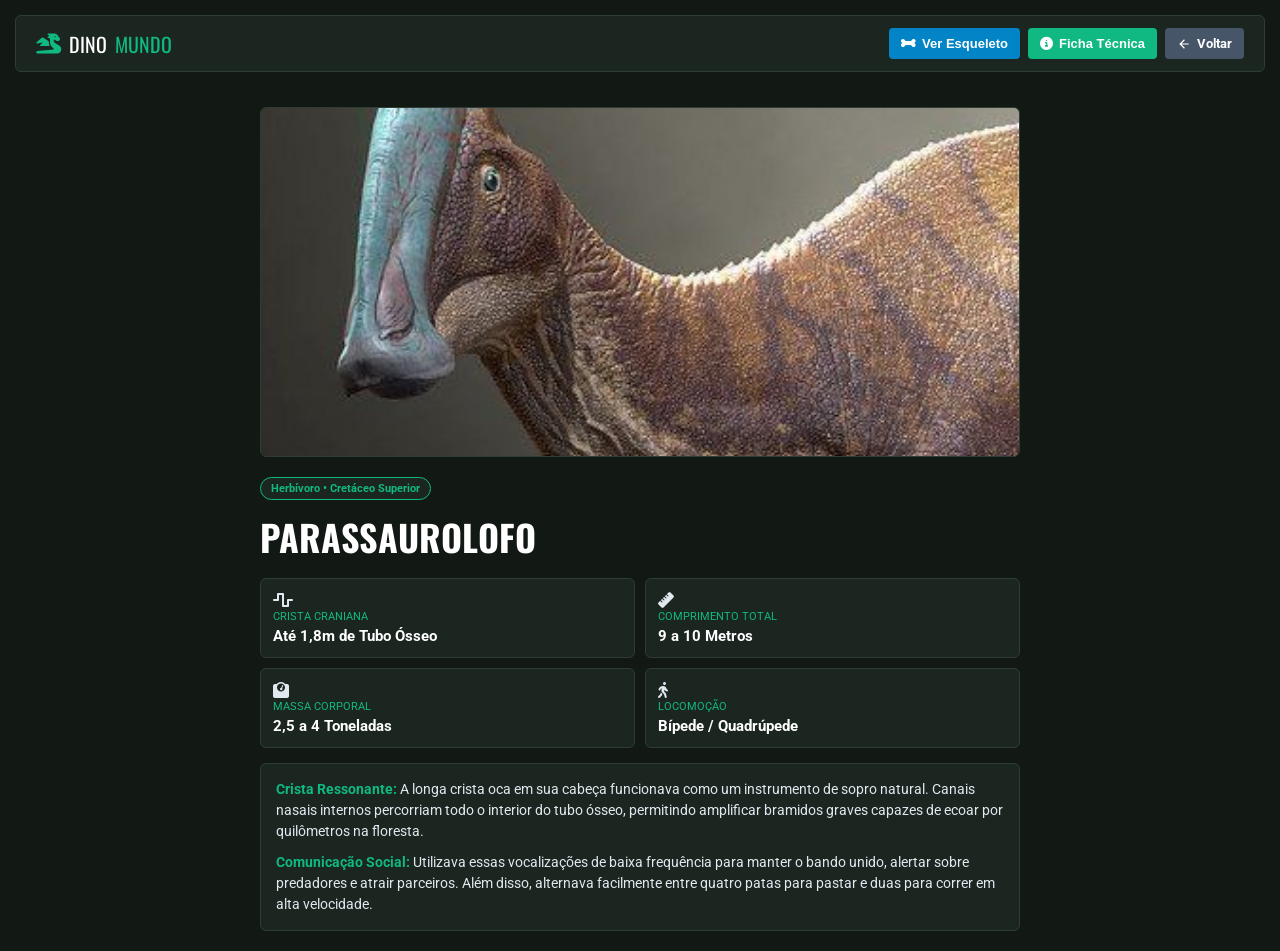
<file: pages/parassaurolofo.html>
<!DOCTYPE html>
<html lang="pt-BR">

<head>
    <meta charset="UTF-8">
    <meta name="viewport" content="width=device-width, initial-scale=1.0">
    <title>DinoMundo - Parassaurolofo</title>
    <link rel="preconnect" href="https://fonts.googleapis.com">
    <link rel="preconnect" href="https://fonts.gstatic.com" crossorigin>
    <link href="https://fonts.googleapis.com/css2?family=Oswald:wght@600;700&family=Roboto:wght@300;400;500;700&display=swap" rel="stylesheet">
    <link rel="stylesheet" href="https://cdnjs.cloudflare.com/ajax/libs/font-awesome/6.5.1/css/all.min.css">
    <link rel="stylesheet" href="../css/parassaurolofo.css">
</head>

<body>

    <header>
        <div class="logo">
            <i class="fa-solid fa-dragon logo-icon"></i>
            DINO<span>MUNDO</span>
        </div>

        <div class="header-actions">
            <button id="btn-esqueleto" class="btn-header btn-esqueleto">
                <i class="fa-solid fa-bone"></i>
                Ver Esqueleto
            </button>

            <button id="btn-info" class="btn-header btn-info">
                <i class="fa-solid fa-circle-info"></i>
                Ficha Técnica
            </button>

            <a href="/index.html" class="btn-header btn-voltar">
                <svg viewBox="0 0 24 24">
                    <path d="M20 11H7.83l5.59-5.59L12 4l-8 8 8 8 1.41-1.41L7.83 13H20v-2z" />
                </svg>
                Voltar
            </a>
        </div>
    </header>

    <main>
        <!-- IMAGEM EM CIMA -->
        <div class="image-col">
            <div class="img-container">
                <img src="../img/parassaurolofo.jpg" alt="Parassaurolofo">
            </div>
        </div>

        <!-- INFOS EMBAIXO -->
        <div class="content-col">
            <div class="tag-anatomia">Herbívoro • Cretáceo Superior</div>
            <h1>PARASSAUROLOFO</h1>

            <div class="tech-grid">
                <div class="tech-card">
                    <div class="card-icon"><i class="fa-solid fa-wave-square"></i></div>
                    <div>
                        <div class="label">Crista Craniana</div>
                        <div class="value">Até 1,8m de Tubo Ósseo</div>
                    </div>
                </div>
                <div class="tech-card">
                    <div class="card-icon"><i class="fa-solid fa-ruler"></i></div>
                    <div>
                        <div class="label">Comprimento Total</div>
                        <div class="value">9 a 10 Metros</div>
                    </div>
                </div>
                <div class="tech-card">
                    <div class="card-icon"><i class="fa-solid fa-weight-scale"></i></div>
                    <div>
                        <div class="label">Massa Corporal</div>
                        <div class="value">2,5 a 4 Toneladas</div>
                    </div>
                </div>
                <div class="tech-card">
                    <div class="card-icon"><i class="fa-solid fa-person-walking"></i></div>
                    <div>
                        <div class="label">Locomoção</div>
                        <div class="value">Bípede / Quadrúpede</div>
                    </div>
                </div>
            </div>

            <div class="details-box">
                <p><strong>Crista Ressonante:</strong> A longa crista oca em sua cabeça funcionava como um instrumento de sopro natural. Canais nasais internos percorriam todo o interior do tubo ósseo, permitindo amplificar bramidos graves capazes de ecoar por quilômetros na floresta.</p>
                <p><strong>Comunicação Social:</strong> Utilizava essas vocalizações de baixa frequência para manter o bando unido, alertar sobre predadores e atrair parceiros. Além disso, alternava facilmente entre quatro patas para pastar e duas para correr em alta velocidade.</p>
            </div>
        </div>
    </main>

    <!-- MODAL ESQUELETO -->
    <div id="skeletonModal" class="modal">
        <div class="modal-card modal-media">
            <button class="close-modal" id="closeSkeleton">&times;</button>
            <div class="modal-header">
                <h2><i class="fa-solid fa-bone"></i> Anatomia Óssea</h2>
            </div>
            <div class="modal-body">
                <div class="modal-img-frame">
                    <img src="/img/esqueleto 5.png" alt="Esqueleto do Parassaurolofo" class="modal-content">
                </div>
                <p class="modal-caption">Estrutura esquelética completa destacando o prolongamento da crista craniana.</p>
            </div>
        </div>
    </div>

    <!-- MODAL FICHA CIENTÍFICA -->
    <div id="infoModal" class="modal">
        <div class="modal-card">
            <button class="close-modal" id="closeInfo">&times;</button>
            <div class="modal-header">
                <h2><i class="fa-solid fa-dna"></i> Ficha Científica</h2>
            </div>
            <div class="modal-body">
                <div class="info-grid">
                    <div class="info-item">
                        <div class="info-icon"><i class="fa-solid fa-clock"></i></div>
                        <div class="info-content">
                            <span class="info-title">Período</span>
                            <p class="info-desc">Cretáceo Superior (76,5 a 73 milhões de anos atrás)</p>
                        </div>
                    </div>

                    <div class="info-item">
                        <div class="info-icon"><i class="fa-solid fa-ruler-combined"></i></div>
                        <div class="info-content">
                            <span class="info-title">Dimensões</span>
                            <p class="info-desc">9,5m a 10m de comprimento por até 4m de altura</p>
                        </div>
                    </div>

                    <div class="info-item">
                        <div class="info-icon"><i class="fa-solid fa-weight-hanging"></i></div>
                        <div class="info-content">
                            <span class="info-title">Peso Estimado</span>
                            <p class="info-desc">Entre 2,5 e 5 toneladas</p>
                        </div>
                    </div>

                    <div class="info-item">
                        <div class="info-icon"><i class="fa-solid fa-tree"></i></div>
                        <div class="info-content">
                            <span class="info-title">Habitat</span>
                            <p class="info-desc">Planícies aluviais, pântanos e florestas úmidas com abundância de samambaias e coníferas</p>
                        </div>
                    </div>
                </div>
            </div>
        </div>
    </div>

    <script>
        const skeletonModal = document.getElementById("skeletonModal");
        const infoModal = document.getElementById("infoModal");

        const btnEsqueleto = document.getElementById("btn-esqueleto");
        const btnInfo = document.getElementById("btn-info");
        const closeSkeleton = document.getElementById("closeSkeleton");
        const closeInfo = document.getElementById("closeInfo");

        btnEsqueleto.onclick = () => skeletonModal.classList.add("active");
        btnInfo.onclick = () => infoModal.classList.add("active");

        const closeModal = (modal) => modal.classList.remove("active");

        closeSkeleton.onclick = () => closeModal(skeletonModal);
        closeInfo.onclick = () => closeModal(infoModal);

        window.onclick = function (event) {
            if (event.target === skeletonModal) closeModal(skeletonModal);
            if (event.target === infoModal) closeModal(infoModal);
        };

        document.addEventListener("keydown", function (event) {
            if (event.key === "Escape") {
                closeModal(skeletonModal);
                closeModal(infoModal);
            }
        });
    </script>

</body>

</html>
</file>
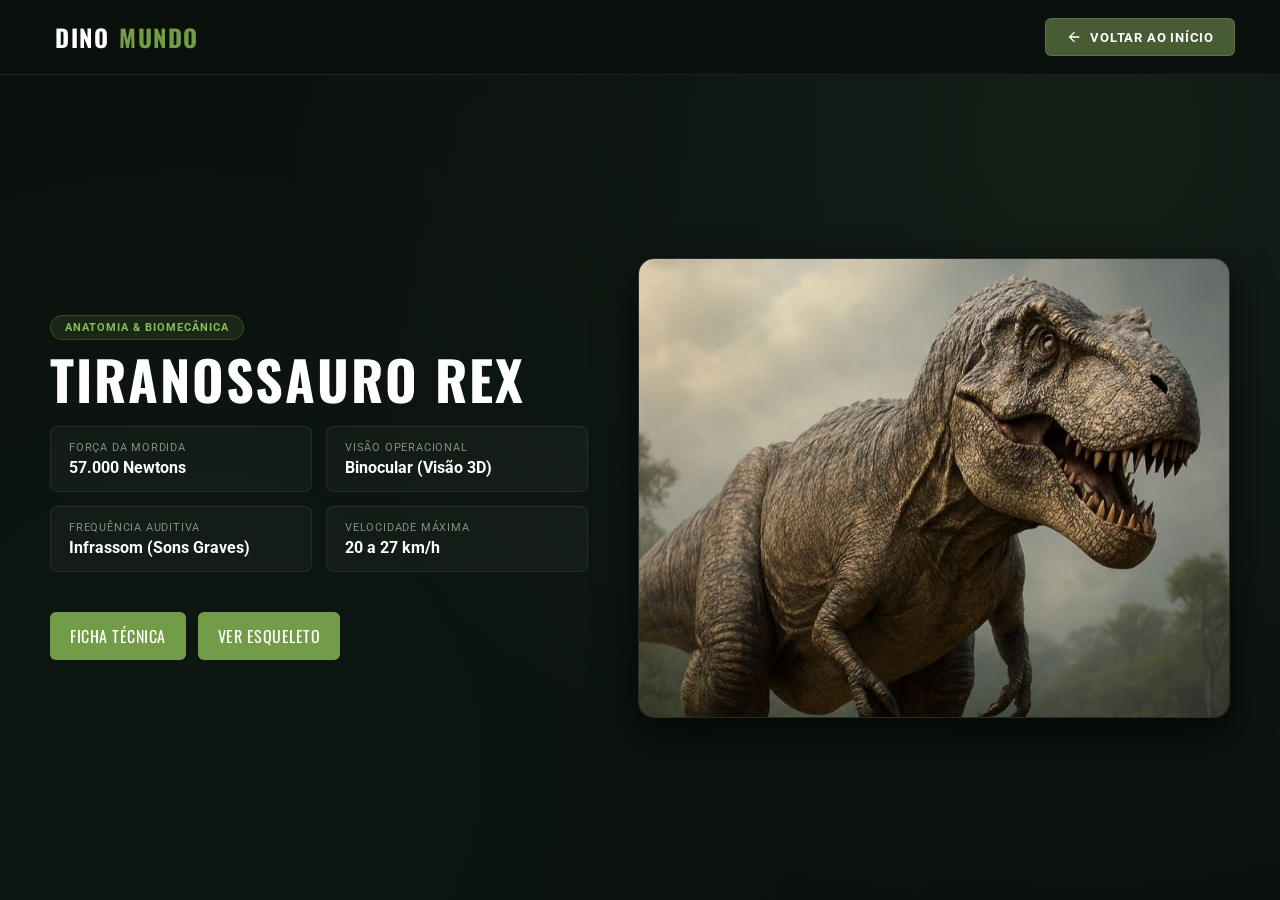
<file: pages/tiranossauro.html>
<!DOCTYPE html>
<html lang="pt-BR">

<head>
    <meta charset="UTF-8">
    <meta name="viewport" content="width=device-width, initial-scale=1.0">
    <title>DinoMundo - Tiranossauro Rex</title>
    <link rel="preconnect" href="https://fonts.googleapis.com">
    <link rel="preconnect" href="https://fonts.gstatic.com" crossorigin>
    <link
        href="https://fonts.googleapis.com/css2?family=Oswald:wght@600;700&family=Roboto:wght@300;400;500;700&display=swap"
        rel="stylesheet">

    <link rel="stylesheet" href="/css/tiranossauro.css">
</head>

<body>

    <header>
        <div class="logo">
            <i class="fa-solid fa-dragon logo-icon"></i>
            DINO<span>MUNDO</span>
        </div>
        <a href="/index.html" class="btn-voltar">
            <svg viewBox="0 0 24 24">
                <path d="M20 11H7.83l5.59-5.59L12 4l-8 8 8 8 1.41-1.41L7.83 13H20v-2z" />
            </svg>
            Voltar ao Início
        </a>
    </header>

    <main>
        <div class="content-col">
            <span class="tag-anatomia">Anatomia & Biomecânica</span>
            <h1>TIRANOSSAURO REX</h1>

            <div class="tech-grid">
                <div class="tech-card">
                    <div class="label">Força da Mordida</div>
                    <div class="value">57.000 Newtons</div>
                </div>
                <div class="tech-card">
                    <div class="label">Visão Operacional</div>
                    <div class="value">Binocular (Visão 3D)</div>
                </div>
                <div class="tech-card">
                    <div class="label">Frequência Auditiva</div>
                    <div class="value">Infrassom (Sons Graves)</div>
                </div>
                <div class="tech-card">
                    <div class="label">Velocidade Máxima</div>
                    <div class="value">20 a 27 km/h</div>
                </div>
            </div>

            

            <div class="modal-actions">
                <button class="btn-modal" onclick="openModal('modal-ficha')">
                    Ficha Técnica
                </button>
                <button class="btn-modal" onclick="openModal('modal-esqueleto')">
                    Ver Esqueleto
                </button>
            </div>
        </div>

        <div class="image-col">
            <div class="img-container">
                <img src="/img/trex.img.jpg" alt="Tiranossauro Rex">
            </div>
        </div>
    </main>

    <div id="modal-ficha" class="modal">
        <div class="modal-content">
            <span class="close-btn" onclick="closeModal('modal-ficha')">&times;</span>
            <div class="modal-header">
                <h2>Informações Gerais</h2>
            </div>
            <div class="modal-grid">
                <div class="modal-card">
                    <div class="label">Período</div>
                    <div class="value">Cretáceo Superior</div>
                </div>
                <div class="modal-card">
                    <div class="label">Tamanho</div>
                    <div class="value">Até 12 Metros</div>
                </div>
                <div class="modal-card">
                    <div class="label">Peso Estimado</div>
                    <div class="value">8 a 14 Toneladas</div>
                </div>
                <div class="modal-card">
                    <div class="label">Habitat</div>
                    <div class="value">América do Norte</div>
                </div>

                <div class="details-box">
                <p><strong>Cranioelasticidade:</strong> Os ossos nasais do T-Rex eram fundidos para absorver o impacto
                    de mordidas fatais sem fraturar o próprio crânio.</p>
                <p><strong>Paleopatologia:</strong> Marcas encontradas nos fósseis provam a sobrevivência a fraturas de
                    costelas e combates ferozes contra outros predadores de grande porte.</p>
            </div>
            </div>
        </div>
    </div>

    <div id="modal-esqueleto" class="modal">
        <div class="modal-content">
            <span class="close-btn" onclick="closeModal('modal-esqueleto')">&times;</span>
            <div class="modal-header">
                <h2>Esqueleto do Tiranossauro Rex</h2>
            </div>
            <div class="modal-body">
                <img src="../img/esqueletoTrex.png" alt="Esqueleto Completo do T-Rex" class="modal-img-full">
            </div>
        </div>
    </div>

    <script>
        function openModal(modalId) {
            document.getElementById(modalId).style.display = 'flex';
        }

        function closeModal(modalId) {
            document.getElementById(modalId).style.display = 'none';
        }

        window.onclick = function (event) {
            if (event.target.classList.contains('modal')) {
                event.target.style.display = 'none';
            }
        };

        document.addEventListener('keydown', function (event) {
            if (event.key === 'Escape') {
                document.querySelectorAll('.modal').forEach(m => m.style.display = 'none');
            }
        });
    </script>
</body>

</html>
</file>
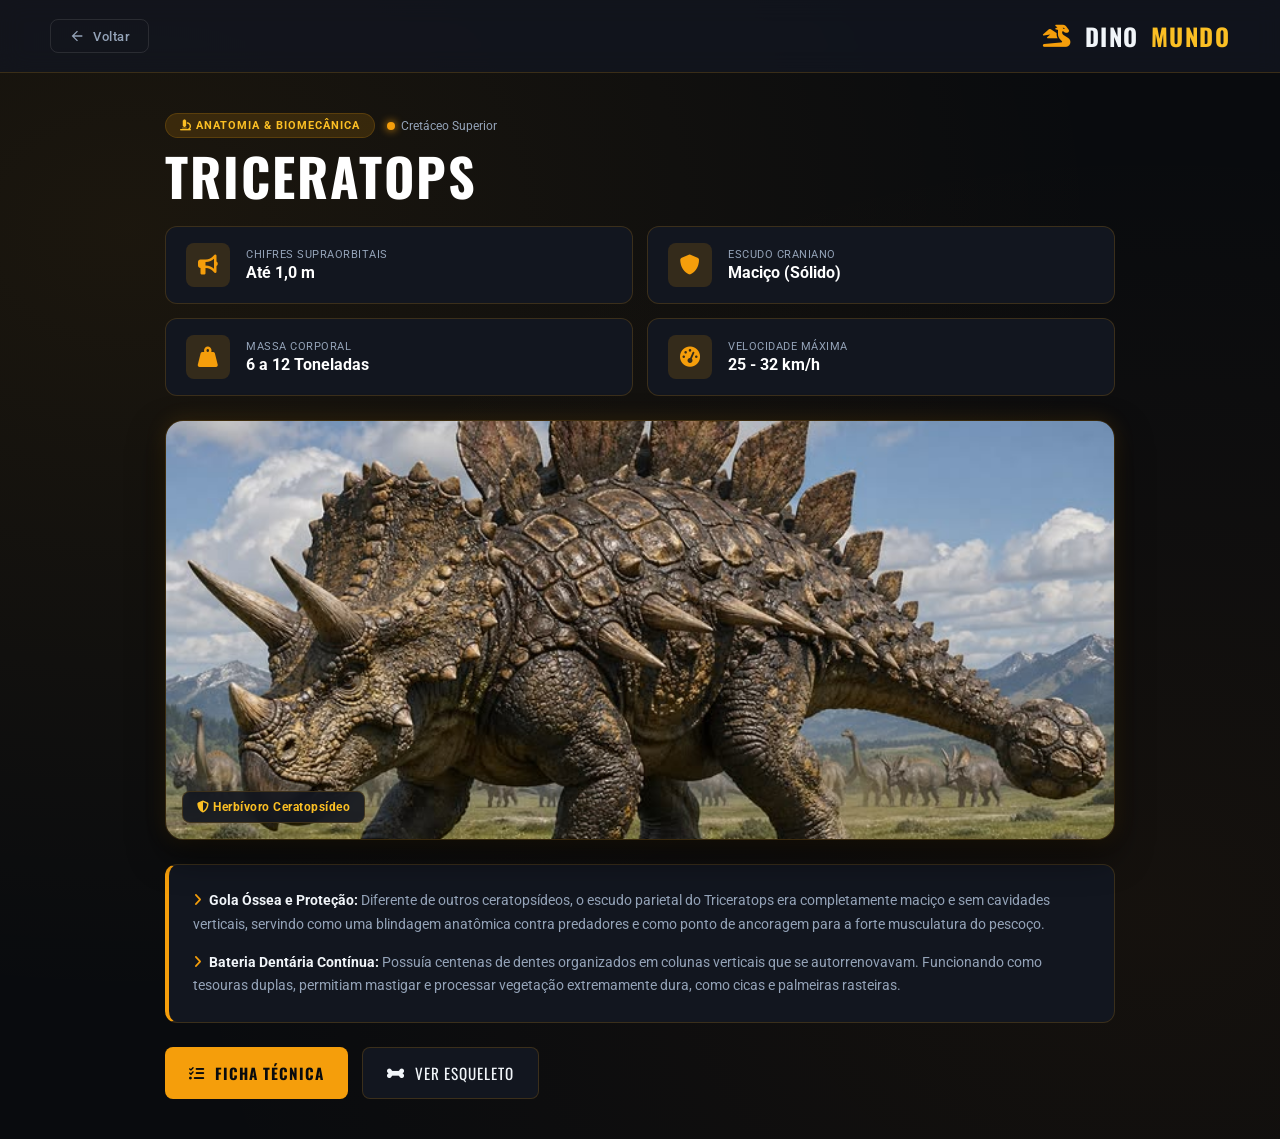
<file: pages/triceratops.html>
<!DOCTYPE html>
<html lang="pt-BR">
<head>
    <meta charset="UTF-8">
    <meta name="viewport" content="width=device-width, initial-scale=1.0">
    <title>DinoMundo - Triceratops</title>
    <link rel="preconnect" href="https://fonts.googleapis.com">
    <link rel="preconnect" href="https://fonts.gstatic.com" crossorigin>
    <link href="https://fonts.googleapis.com/css2?family=Oswald:wght@500;700&family=Roboto:wght@300;400;500;700&display=swap" rel="stylesheet">
    <link rel="stylesheet" href="https://cdnjs.cloudflare.com/ajax/libs/font-awesome/6.5.1/css/all.min.css">
    <link rel="stylesheet" href="../css/triceratops.css">
</head>
<body>

    <header>
        <a href="../index.html" class="btn-voltar">
            <svg viewBox="0 0 24 24">
                <path d="M20 11H7.83l5.59-5.59L12 4l-8 8 8 8 1.41-1.41L7.83 13H20v-2z"/>
            </svg>
            Voltar
        </a>

        <div class="logo">
            <i class="fa-solid fa-dragon logo-icon"></i>
            DINO<span>MUNDO</span>
        </div>
    </header>

    <main>
        <div class="main-container">
            <div class="header-tag-wrapper">
                <span class="tag-anatomia"><i class="fa-solid fa-microscope"></i> Anatomia & Biomecânica</span>
                <span class="status-indicator"><span class="dot"></span> Cretáceo Superior</span>
            </div>

            <h1>TRICERATOPS</h1>

            <!-- 1. Informações dos retângulos -->
            <div class="tech-grid">
                <div class="tech-card">
                    <div class="card-icon"><i class="fa-solid fa-bullhorn"></i></div>
                    <div class="card-info">
                        <div class="label">Chifres Supraorbitais</div>
                        <div class="value">Até 1,0 m</div>
                    </div>
                </div>
                <div class="tech-card">
                    <div class="card-icon"><i class="fa-solid fa-shield"></i></div>
                    <div class="card-info">
                        <div class="label">Escudo Craniano</div>
                        <div class="value">Maciço (Sólido)</div>
                    </div>
                </div>
                <div class="tech-card">
                    <div class="card-icon"><i class="fa-solid fa-weight-hanging"></i></div>
                    <div class="card-info">
                        <div class="label">Massa Corporal</div>
                        <div class="value">6 a 12 Toneladas</div>
                    </div>
                </div>
                <div class="tech-card">
                    <div class="card-icon"><i class="fa-solid fa-gauge-high"></i></div>
                    <div class="card-info">
                        <div class="label">Velocidade Máxima</div>
                        <div class="value">25 - 32 km/h</div>
                    </div>
                </div>
            </div>

            <!-- 2. Imagem no MEIO -->
            <div class="image-section">
                <div class="img-container">
                    <img src="../img/triceratops.jpg" alt="Triceratops">
                    <div class="img-badge">
                        <i class="fa-solid fa-shield-halved"></i> Herbívoro Ceratopsídeo
                    </div>
                </div>
            </div>

            <!-- 3. Retângulo Grande -->
            <div class="details-box">
                <p><strong><i class="fa-solid fa-angle-right"></i> Gola Óssea e Proteção:</strong> Diferente de outros ceratopsídeos, o escudo parietal do Triceratops era completamente maciço e sem cavidades verticais, servindo como uma blindagem anatômica contra predadores e como ponto de ancoragem para a forte musculatura do pescoço.</p>
                <p><strong><i class="fa-solid fa-angle-right"></i> Bateria Dentária Contínua:</strong> Possuía centenas de dentes organizados em colunas verticais que se autorrenovavam. Funcionando como tesouras duplas, permitiam mastigar e processar vegetação extremamente dura, como cicas e palmeiras rasteiras.</p>
            </div>

            <div class="modal-actions">
                <button class="btn-modal btn-primary" onclick="openModal('modal-ficha')">
                    <i class="fa-solid fa-list-check"></i> Ficha Técnica
                </button>
                <button class="btn-modal btn-secondary" onclick="openModal('modal-esqueleto')">
                    <i class="fa-solid fa-bone"></i> Ver Esqueleto
                </button>
            </div>
        </div>
    </main>

    <div id="modal-ficha" class="modal">
        <div class="modal-content">
            <span class="close-btn" onclick="closeModal('modal-ficha')">&times;</span>
            <div class="modal-header">
                <h2><i class="fa-solid fa-file-lines"></i> Informações Gerais</h2>
            </div>
            <div class="modal-grid">
                <div class="modal-card">
                    <div class="label">Período Histórico</div>
                    <div class="value">Cretáceo Superior</div>
                </div>
                <div class="modal-card">
                    <div class="label">Comprimento Médio</div>
                    <div class="value">8 a 9 Metros</div>
                </div>
                <div class="modal-card">
                    <div class="label">Peso Estimado</div>
                    <div class="value">6 a 12 Toneladas</div>
                </div>
                <div class="modal-card">
                    <div class="label">Região Geográfica</div>
                    <div class="value">América do Norte</div>
                </div>
            </div>
        </div>
    </div>

    <div id="modal-esqueleto" class="modal">
        <div class="modal-content">
            <span class="close-btn" onclick="closeModal('modal-esqueleto')">&times;</span>
            <div class="modal-header">
                <h2><i class="fa-solid fa-skull"></i> Esqueleto do Triceratops</h2>
            </div>
            <div class="modal-body">
                <img src="../img/esqueletoTriceratops.png" alt="Esqueleto Completo do Triceratops" class="modal-img-full">
            </div>
        </div>
    </div>

    <script>
        function openModal(modalId) {
            document.getElementById(modalId).style.display = 'flex';
        }

        function closeModal(modalId) {
            document.getElementById(modalId).style.display = 'none';
        }

        window.onclick = function(event) {
            if (event.target.classList.contains('modal')) {
                event.target.style.display = 'none';
            }
        };

        document.addEventListener('keydown', function(event) {
            if (event.key === 'Escape') {
                document.querySelectorAll('.modal').forEach(m => m.style.display = 'none');
            }
        });
    </script>
</body>
</html>
</file>
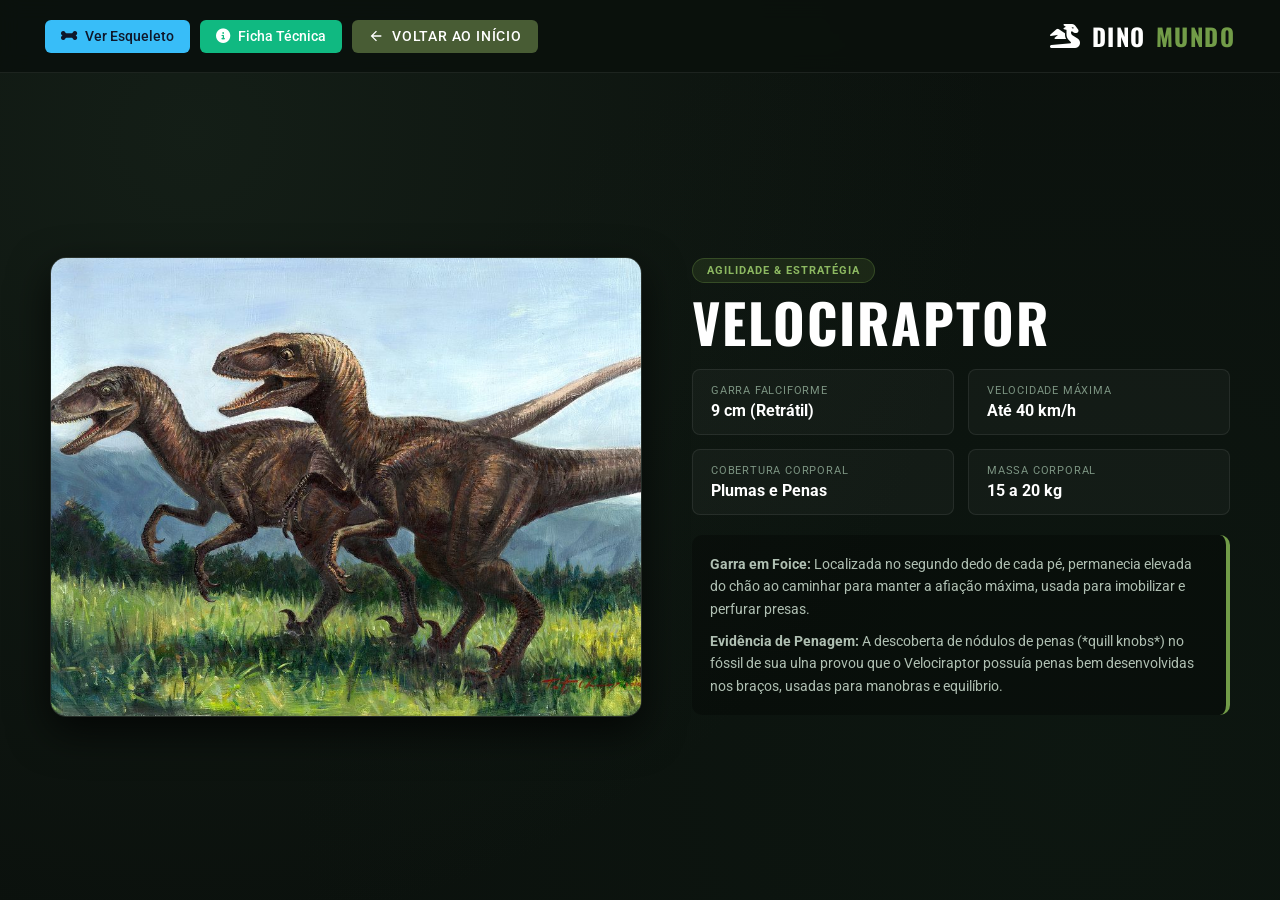
<file: pages/velociraptor.html>
<!DOCTYPE html>
<html lang="pt-BR">

<head>
    <meta charset="UTF-8">
    <meta name="viewport" content="width=device-width, initial-scale=1.0">
    <title>DinoMundo - Velociraptor</title>
    <link rel="preconnect" href="https://fonts.googleapis.com">
    <link rel="preconnect" href="https://fonts.gstatic.com" crossorigin>
    <link
        href="https://fonts.googleapis.com/css2?family=Oswald:wght@600;700&family=Roboto:wght@300;400;500;700&display=swap"
        rel="stylesheet">
    <link rel="stylesheet" href="https://cdnjs.cloudflare.com/ajax/libs/font-awesome/6.4.0/css/all.min.css">
    <link rel="stylesheet" href="/css/velociraptor.css">
</head>

<body>

    <header>
        <div class="logo">
            <i class="fa-solid fa-dragon logo-icon"></i>
            DINO<span>MUNDO</span>
        </div>

        <div class="header-actions">
            <button id="btn-esqueleto" class="btn-header btn-esqueleto">
                <i class="fa-solid fa-bone"></i>
                Ver Esqueleto
            </button>

            <button id="btn-info" class="btn-header btn-info">
                <i class="fa-solid fa-circle-info"></i>
                Ficha Técnica
            </button>

            <a href="/index.html" class="btn-header btn-voltar">
                <svg viewBox="0 0 24 24">
                    <path d="M20 11H7.83l5.59-5.59L12 4l-8 8 8 8 1.41-1.41L7.83 13H20v-2z" />
                </svg>
                Voltar ao Início
            </a>
        </div>
    </header>

    <main>
        <div class="content-col">
            <span class="tag-anatomia">Agilidade & Estratégia</span>
            <h1>VELOCIRAPTOR</h1>

            <div class="tech-grid">
                <div class="tech-card">
                    <div class="label">Garra Falciforme</div>
                    <div class="value">9 cm (Retrátil)</div>
                </div>
                <div class="tech-card">
                    <div class="label">Velocidade Máxima</div>
                    <div class="value">Até 40 km/h</div>
                </div>
                <div class="tech-card">
                    <div class="label">Cobertura Corporal</div>
                    <div class="value">Plumas e Penas</div>
                </div>
                <div class="tech-card">
                    <div class="label">Massa Corporal</div>
                    <div class="value">15 a 20 kg</div>
                </div>
            </div>

            <div class="details-box">
                <p><strong>Garra em Foice:</strong> Localizada no segundo dedo de cada pé, permanecia elevada do chão ao
                    caminhar para manter a afiação máxima, usada para imobilizar e perfurar presas.</p>
                <p><strong>Evidência de Penagem:</strong> A descoberta de nódulos de penas (*quill knobs*) no fóssil de
                    sua ulna provou que o Velociraptor possuía penas bem desenvolvidas nos braços, usadas para manobras
                    e equilíbrio.</p>
            </div>
        </div>

        <div class="image-col">
            <div class="img-container">
                <img src="/img/velociraptor.jpg" alt="Velociraptor">
            </div>
        </div>
    </main>

    <div id="skeletonModal" class="modal">
        <div class="modal-container">
            <span class="close-modal" id="closeSkeleton">&times;</span>
            <img src="/img/esqueleto1.png" alt="Esqueleto do Velociraptor" class="modal-content">
            <p class="modal-caption">Anatomia Óssea - Esqueleto do Velociraptor</p>
        </div>
    </div>

    <div id="infoModal" class="modal">
        <div class="modal-card">
            <span class="close-modal" id="closeInfo">&times;</span>
            <h2><i class="fa-solid fa-dna"></i> Ficha Científica</h2>
            
            <div class="info-grid">
                <div class="info-item">
                    <i class="fa-solid fa-clock"></i>
                    <div>
                        <span class="info-title">Período</span>
                        <p class="info-desc">Cretáceo Superior (75 a 71 milhões de anos)</p>
                    </div>
                </div>

                <div class="info-item">
                    <i class="fa-solid fa-ruler-horizontal"></i>
                    <div>
                        <span class="info-title">Tamanho</span>
                        <p class="info-desc">1,8 a 2,0 m de comprimento (0,5 m de altura no quadril)</p>
                    </div>
                </div>

                <div class="info-item">
                    <i class="fa-solid fa-weight-hanging"></i>
                    <div>
                        <span class="info-title">Peso</span>
                        <p class="info-desc">15 a 20 kg</p>
                    </div>
                </div>

                <div class="info-item">
                    <i class="fa-solid fa-earth-asia"></i>
                    <div>
                        <span class="info-title">Habitat</span>
                        <p class="info-desc">Dunas e regiões semiáridas (atual Deserto de Gobi - Mongólia e China)</p>
                    </div>
                </div>
            </div>
        </div>
    </div>

    <script>
        const skeletonModal = document.getElementById("skeletonModal");
        const infoModal = document.getElementById("infoModal");

        const btnEsqueleto = document.getElementById("btn-esqueleto");
        const btnInfo = document.getElementById("btn-info");

        const closeSkeleton = document.getElementById("closeSkeleton");
        const closeInfo = document.getElementById("closeInfo");

        btnEsqueleto.onclick = () => skeletonModal.style.display = "flex";
        btnInfo.onclick = () => infoModal.style.display = "flex";

        closeSkeleton.onclick = () => skeletonModal.style.display = "none";
        closeInfo.onclick = () => infoModal.style.display = "none";

        window.onclick = function (event) {
            if (event.target === skeletonModal) skeletonModal.style.display = "none";
            if (event.target === infoModal) infoModal.style.display = "none";
        };

        document.addEventListener("keydown", function (event) {
            if (event.key === "Escape") {
                skeletonModal.style.display = "none";
                infoModal.style.display = "none";
            }
        });
    </script>

</body>

</html>
</file>
<file: css/index.css>
* {
    margin: 0;
    padding: 0;
    box-sizing: border-box;
}

:root {
    --bg-dark: #0b0e0c;
    --card-bg: #121814;
    --card-border: #1d2820;
    --accent-green: #597232;
    --accent-green-hover: #6d8b3d;
    --text-white: #ffffff;
    --text-muted: #8d988f;
    --font-heading: 'Oswald', sans-serif;
    --font-body: 'Inter', sans-serif;
}

body {
    background-color: var(--bg-dark);
    color: var(--text-white);
    font-family: var(--font-body);
    line-height: 1.5;
}


.navbar {
    padding: 25px 50px;
    background: transparent;
}

.logo {
    font-family: var(--font-heading);
    font-size: 28px;
    font-weight: 700;
    letter-spacing: 1px;
    display: flex;
    align-items: center;
    gap: 10px;
}

.logo-icon {
    color: var(--accent-green);
    font-size: 24px;
}

.logo span {
    color: var(--accent-green);
}


.hero {
    min-height: 75vh;
    padding: 40px 50px 80px;
    display: flex;
    align-items: center;
    background-image: linear-gradient(to right, rgba(11, 14, 12, 0.95) 40%, rgba(11, 14, 12, 0.4)), 
                      url('../img/dinossauroIndex.png');
    background-size: cover;
    background-position: center right;
}

.hero-content {
    max-width: 550px;
}

.hero-title {
    font-family: var(--font-heading);
    font-size: 56px;
    line-height: 1.05;
    letter-spacing: 1.5px;
    text-transform: uppercase;
    font-weight: 700;
    margin-bottom: 20px;
}

.hero-title .highlight {
    color: var(--accent-green);
}


.divider {
    display: flex;
    align-items: center;
    gap: 15px;
    margin-bottom: 20px;
    width: 80%;
}

.divider .line {
    height: 1px;
    background-color: var(--accent-green);
    flex-grow: 1;
    opacity: 0.6;
}

.divider-icon {
    color: var(--accent-green);
    font-size: 14px;
}

.hero-subtitle {
    color: var(--text-muted);
    font-size: 16px;
    margin-bottom: 35px;
    font-weight: 300;
}


.btn-primary {
    display: inline-flex;
    align-items: center;
    gap: 12px;
    background-color: var(--accent-green);
    color: var(--text-white);
    padding: 14px 28px;
    border-radius: 8px;
    text-decoration: none;
    font-family: var(--font-heading);
    font-size: 16px;
    letter-spacing: 1px;
    transition: background 0.3s ease, transform 0.2s ease;
}

.btn-primary:hover {
    background-color: var(--accent-green-hover);
    transform: translateY(-2px);
}


.galeria-container {
    padding: 20px 50px 80px;
    max-width: 1400px;
    margin: 0 auto;
}

.cards-grid {
    display: grid;
    grid-template-columns: repeat(5, 1fr);
    gap: 20px;
}


.card {
    background-color: var(--card-bg);
    border: 1px solid var(--card-border);
    border-radius: 12px;
    overflow: hidden;
    position: relative;
    display: flex;
    flex-direction: column;
    transition: transform 0.3s ease, border-color 0.3s ease;
}

.card:hover {
    transform: translateY(-5px);
    border-color: var(--accent-green);
}

.card-image {
    width: 100%;
    height: 180px;
    overflow: hidden;
}

.card-image img {
    width: 100%;
    height: 100%;
    object-fit: cover;
    filter: brightness(0.85);
    transition: transform 0.3s ease;
}

.card:hover .card-image img {
    transform: scale(1.05);
}


.card-badge {
    position: absolute;
    top: 160px;
    left: 50%;
    transform: translateX(-50%);
    width: 38px;
    height: 38px;
    background-color: #0c120e;
    border: 1px solid var(--card-border);
    border-radius: 50%;
    display: flex;
    align-items: center;
    justify-content: center;
    color: var(--accent-green);
    font-size: 14px;
    z-index: 2;
}

.card-content {
    padding: 30px 15px 20px;
    text-align: center;
    display: flex;
    flex-direction: column;
    align-items: center;
    flex-grow: 1;
}

.card-content h3 {
    font-family: var(--font-heading);
    font-size: 18px;
    letter-spacing: 0.8px;
    margin-bottom: 5px;
    font-weight: 600;
}

.periodo {
    color: var(--text-muted);
    font-size: 12px;
    margin-bottom: 20px;
}

.btn-card {
    width: 100%;
    padding: 10px;
    background-color: transparent;
    border: 1px solid var(--card-border);
    color: var(--text-white);
    border-radius: 6px;
    font-family: var(--font-heading);
    font-size: 13px;
    letter-spacing: 1px;
    cursor: pointer;
    display: flex;
    align-items: center;
    justify-content: center;
    gap: 8px;
    transition: all 0.3s ease;
}

.btn-card:hover {
    border-color: var(--accent-green);
    background-color: rgba(89, 114, 50, 0.15);
    color: var(--accent-green);
}


@media (max-width: 1200px) {
    .cards-grid {
        grid-template-columns: repeat(3, 1fr);
    }
}

@media (max-width: 768px) {
    .navbar {
        padding: 20px;
    }
    .hero {
        padding: 20px;
        min-height: auto;
    }
    .hero-title {
        font-size: 38px;
    }
    .galeria-container {
        padding: 20px;
    }
    .cards-grid {
        grid-template-columns: repeat(2, 1fr);
    }
}

@media (max-width: 480px) {
    .cards-grid {
        grid-template-columns: 1fr;
    }
}
</file>
<file: css/alossauro.css>
@import url('https://fonts.googleapis.com/css2?family=Oswald:wght@700&family=Roboto:wght@400;500;700&display=swap');

* {
    margin: 0;
    padding: 0;
    box-sizing: border-box;
}

body {
    font-family: 'Roboto', sans-serif;
    background: linear-gradient(rgba(6, 10, 8, 0.75), rgba(6, 10, 8, 0.88)), url('../img/alossauro.png') center/cover no-repeat fixed;
    color: #e0e6e1;
    min-height: 100vh;
    display: flex;
    flex-direction: column;
    overflow-x: hidden;
}

header {
    display: flex;
    justify-content: space-between;
    align-items: center;
    margin: 20px 40px 0;
    padding: 16px 35px;
    border-radius: 14px;
    border: 1px solid rgba(255, 255, 255, 0.08);
    background: rgba(10, 16, 12, 0.85);
    -webkit-backdrop-filter: blur(16px);
    backdrop-filter: blur(16px);
    box-shadow: 0 10px 30px rgba(0, 0, 0, 0.5);
    transition: border-color 0.3s ease;
    z-index: 10;
}

header:hover {
    border-color: rgba(34, 197, 94, 0.2);
}

.logo {
    display: flex;
    align-items: center;
    gap: 12px;
    font-family: 'Oswald', sans-serif;
    font-size: 24px;
    font-weight: 700;
    letter-spacing: 2px;
    color: #ffffff;
    text-transform: uppercase;
    text-decoration: none;
}

.logo span {
    color: #22c55e;
    text-shadow: 0 0 12px rgba(34, 197, 94, 0.4);
}

.logo-icon {
    font-size: 22px;
    color: #22c55e;
    filter: drop-shadow(0 0 6px rgba(34, 197, 94, 0.6));
    transition: transform 0.3s ease;
}

.logo:hover .logo-icon {
    transform: rotate(-8deg) scale(1.1);
}

.btn-voltar {
    display: inline-flex;
    align-items: center;
    gap: 10px;
    background: linear-gradient(135deg, #15803d 0%, #166534 100%);
    color: #ffffff;
    text-decoration: none;
    padding: 10px 22px;
    border-radius: 8px;
    font-size: 12px;
    font-weight: 700;
    letter-spacing: 1px;
    text-transform: uppercase;
    transition: all 0.3s cubic-bezier(0.4, 0, 0.2, 1);
    border: 1px solid rgba(134, 239, 172, 0.2);
    box-shadow: 0 4px 15px rgba(22, 101, 52, 0.3);
}

.btn-voltar:hover {
    background: linear-gradient(135deg, #22c55e 0%, #15803d 100%);
    transform: translateY(-2px);
    box-shadow: 0 6px 20px rgba(34, 197, 94, 0.4);
}

.btn-voltar svg {
    width: 16px;
    height: 16px;
    fill: currentColor;
    flex-shrink: 0;
    transition: transform 0.3s ease;
}

.btn-voltar:hover svg {
    transform: translateX(-3px);
}

main {
    flex: 1;
    display: flex;
    justify-content: center;
    align-items: center;
    padding: 40px 20px;
    max-width: 900px;
    margin: 0 auto;
    width: 100%;
}

.content-center {
    width: 100%;
    display: flex;
    flex-direction: column;
    align-items: center;
    text-align: center;
    background: rgba(10, 16, 12, 0.65);
    padding: 40px;
    border-radius: 20px;
    border: 1px solid rgba(255, 255, 255, 0.1);
    backdrop-filter: blur(12px);
    box-shadow: 0 20px 50px rgba(0, 0, 0, 0.6);
}

.tag-anatomia {
    display: inline-flex;
    align-items: center;
    background: rgba(34, 197, 94, 0.1);
    color: #4ade80;
    border: 1px solid rgba(34, 197, 94, 0.3);
    padding: 6px 16px;
    border-radius: 20px;
    font-size: 11px;
    font-weight: 700;
    letter-spacing: 1.5px;
    text-transform: uppercase;
    margin-bottom: 16px;
    box-shadow: 0 0 15px rgba(34, 197, 94, 0.1);
}

.tag-anatomia::before {
    content: '';
    width: 6px;
    height: 6px;
    background-color: #4ade80;
    border-radius: 50%;
    margin-right: 8px;
    box-shadow: 0 0 8px #4ade80;
    animation: tagPulse 2s infinite;
}

@keyframes tagPulse {
    0%, 100% { opacity: 1; transform: scale(1); }
    50% { opacity: 0.3; transform: scale(0.85); }
}

h1 {
    font-family: 'Oswald', sans-serif;
    font-size: 64px;
    font-weight: 700;
    letter-spacing: 3px;
    line-height: 1.0;
    margin-bottom: 6px;
    text-transform: uppercase;
    background: linear-gradient(135deg, #ffffff 40%, #86efac 100%);
    -webkit-background-clip: text;
    -webkit-text-fill-color: transparent;
    filter: drop-shadow(0 4px 10px rgba(0, 0, 0, 0.5));
}

.scientific-name {
    font-style: italic;
    font-size: 1.1rem;
    color: #94a3b8;
    margin-bottom: 24px;
    letter-spacing: 1px;
}

.tech-grid {
    display: grid;
    grid-template-columns: repeat(2, 1fr);
    gap: 16px;
    width: 100%;
    margin-bottom: 24px;
}

.tech-card {
    position: relative;
    background: rgba(20, 30, 24, 0.5);
    border: 1px solid rgba(255, 255, 255, 0.08);
    border-top: 2px solid rgba(34, 197, 94, 0.3);
    padding: 16px 20px;
    border-radius: 10px;
    backdrop-filter: blur(8px);
    overflow: hidden;
    transition: all 0.3s cubic-bezier(0.4, 0, 0.2, 1);
    text-align: left;
}

.tech-card::before {
    content: '';
    position: absolute;
    top: -2px;
    left: 0;
    width: 0%;
    height: 2px;
    background: #22c55e;
    box-shadow: 0 0 8px #22c55e;
    transition: width 0.4s ease;
}

.tech-card:hover::before {
    width: 100%;
}

.tech-card:hover {
    background: rgba(34, 197, 94, 0.1);
    border-color: rgba(34, 197, 94, 0.4);
    transform: translateY(-3px);
    box-shadow: 0 8px 24px rgba(0, 0, 0, 0.4), 0 0 15px rgba(34, 197, 94, 0.15);
}

.tech-card .label {
    font-size: 11px;
    color: #6ee7b7;
    text-transform: uppercase;
    letter-spacing: 1px;
    margin-bottom: 6px;
    opacity: 0.85;
}

.tech-card .value {
    font-size: 17px;
    font-weight: 700;
    color: #ffffff;
    letter-spacing: 0.3px;
}

.details-box {
    font-size: 15px;
    line-height: 1.7;
    color: #cbd5e1;
    background: linear-gradient(180deg, rgba(34, 197, 94, 0.08) 0%, rgba(10, 16, 12, 0.6) 100%);
    padding: 22px;
    border-radius: 12px;
    border: 1px solid rgba(34, 197, 94, 0.2);
    border-top: 3px solid #22c55e;
    box-shadow: inset 0 1px 0 rgba(255, 255, 255, 0.1), 0 10px 25px rgba(0, 0, 0, 0.3);
    text-align: left;
    width: 100%;
    margin-bottom: 30px;
}

.details-box strong {
    color: #86efac;
}

.actions-centered {
    display: flex;
    justify-content: center;
    align-items: center;
    width: 100%;
}

.hub-actions {
    display: flex;
    flex-direction: column;
    gap: 16px;
    width: 100%;
    margin-top: 10px;
}

.btn-action {
    display: inline-flex;
    align-items: center;
    justify-content: center;
    gap: 12px;
    padding: 16px 36px;
    border-radius: 10px;
    font-family: 'Roboto', sans-serif;
    font-size: 1rem;
    font-weight: 700;
    letter-spacing: 1px;
    text-transform: uppercase;
    text-decoration: none;
    cursor: pointer;
    transition: all 0.3s cubic-bezier(0.4, 0, 0.2, 1);
    border: none;
    position: relative;
    overflow: hidden;
    width: 100%;
}

.btn-action i {
    font-size: 1.2rem;
    transition: transform 0.3s ease;
}

.btn-action:hover {
    transform: translateY(-4px) scale(1.02);
}

.btn-action:hover i {
    transform: scale(1.15) rotate(-5deg);
}

.btn-action:active {
    transform: translateY(-1px) scale(0.98);
}

.btn-esqueleto {
    background: linear-gradient(135deg, #0ea5e9 0%, #0369a1 100%);
    color: #ffffff;
    border: 1px solid rgba(56, 189, 248, 0.5);
    box-shadow: 0 6px 20px rgba(14, 165, 233, 0.25);
}

.btn-esqueleto:hover {
    background: linear-gradient(135deg, #38bdf8 0%, #0284c7 100%);
    box-shadow: 0 10px 25px rgba(14, 165, 233, 0.45), 0 0 15px rgba(14, 165, 233, 0.3);
}

.btn-info {
    background: linear-gradient(135deg, #10b981 0%, #047857 100%);
    color: #ffffff;
    border: 1px solid rgba(52, 211, 153, 0.5);
    box-shadow: 0 6px 20px rgba(16, 185, 129, 0.25);
}

.btn-info:hover {
    background: linear-gradient(135deg, #34d399 0%, #059669 100%);
    box-shadow: 0 10px 25px rgba(16, 185, 129, 0.45), 0 0 15px rgba(16, 185, 129, 0.3);
}

.modal {
    display: none;
    position: fixed;
    z-index: 1000;
    left: 0;
    top: 0;
    width: 100%;
    height: 100%;
    background-color: rgba(0, 0, 0, 0.85);
    backdrop-filter: blur(8px);
    justify-content: center;
    align-items: center;
}

.modal-container {
    position: relative;
    display: flex;
    flex-direction: column;
    align-items: center;
    max-width: 90%;
}

.modal-content {
    max-width: 100%;
    max-height: 80vh;
    border-radius: 8px;
    box-shadow: 0 8px 30px rgba(0, 0, 0, 0.8);
    animation: zoomIn 0.25s ease-out;
}

.modal-caption {
    margin-top: 12px;
    color: #e2e8f0;
    font-family: 'Roboto', sans-serif;
    font-size: 1rem;
}

.modal-card {
    position: relative;
    background-color: #1e293b;
    border: 1px solid #334155;
    padding: 35px;
    border-radius: 16px;
    width: 90%;
    max-width: 480px;
    box-shadow: 0 15px 35px rgba(0, 0, 0, 0.6);
    color: #ffffff;
    animation: zoomIn 0.25s ease-out;
}

.modal-card h2 {
    font-family: 'Oswald', sans-serif;
    font-size: 1.6rem;
    margin-bottom: 24px;
    color: #38bdf8;
    display: flex;
    align-items: center;
    gap: 12px;
}

.info-grid {
    display: flex;
    flex-direction: column;
    gap: 16px;
}

.info-item {
    display: flex;
    align-items: flex-start;
    gap: 14px;
    background-color: #0f172a;
    padding: 14px 18px;
    border-radius: 10px;
    border-left: 4px solid #10b981;
}

.info-item i {
    font-size: 1.2rem;
    color: #10b981;
    margin-top: 2px;
}

.info-title {
    display: block;
    font-family: 'Oswald', sans-serif;
    font-size: 0.9rem;
    text-transform: uppercase;
    color: #94a3b8;
    letter-spacing: 0.5px;
}

.info-desc {
    margin: 2px 0 0 0;
    font-family: 'Roboto', sans-serif;
    font-size: 0.95rem;
    color: #f8fafc;
}

.close-modal {
    position: absolute;
    top: 15px;
    right: 20px;
    color: #94a3b8;
    font-size: 28px;
    font-weight: bold;
    cursor: pointer;
    transition: color 0.2s ease;
    line-height: 1;
}

.close-modal:hover {
    color: #ff4747;
}

@keyframes zoomIn {
    from {
        transform: scale(0.85);
        opacity: 0;
    }
    to {
        transform: scale(1);
        opacity: 1;
    }
}

@media (max-width: 960px) {
    header {
        margin: 10px 15px 0;
        padding: 14px 20px;
    }

    main {
        padding: 20px 15px;
    }

    .content-center {
        padding: 25px 20px;
    }

    h1 {
        font-size: 42px;
    }

    .tech-grid {
        grid-template-columns: 1fr;
    }
}
</file>
<file: css/anquilossauro.css>
@import url('https://fonts.googleapis.com/css2?family=Oswald:wght@700&family=Roboto:wght@400;500;700&display=swap');

* {
    margin: 0;
    padding: 0;
    box-sizing: border-box;
}

body {
    font-family: 'Roboto', sans-serif;
    background-color: #060a08;
    background-image: 
        radial-gradient(circle at 80% 20%, rgba(34, 197, 94, 0.12) 0%, transparent 45%),
        radial-gradient(circle at 15% 85%, rgba(16, 185, 129, 0.08) 0%, transparent 50%),
        linear-gradient(rgba(255, 255, 255, 0.02) 1px, transparent 1px),
        linear-gradient(90deg, rgba(255, 255, 255, 0.02) 1px, transparent 1px);
    background-size: 100% 100%, 100% 100%, 36px 36px, 36px 36px;
    color: #e0e6e1;
    min-height: 100vh;
    display: flex;
    flex-direction: column;
    overflow-x: hidden;
}

header {
    display: flex;
    justify-content: space-between;
    align-items: center;
    margin: 20px 40px 0;
    padding: 16px 35px;
    border-radius: 14px;
    border: 1px solid rgba(255, 255, 255, 0.08);
    background: rgba(10, 16, 12, 0.75);
    -webkit-backdrop-filter: blur(16px);
    backdrop-filter: blur(16px);
    box-shadow: 0 10px 30px rgba(0, 0, 0, 0.5);
    transition: border-color 0.3s ease;
}

header:hover {
    border-color: rgba(34, 197, 94, 0.2);
}

.logo {
    display: flex;
    align-items: center;
    gap: 12px;
    font-family: 'Oswald', sans-serif;
    font-size: 24px;
    font-weight: 700;
    letter-spacing: 2px;
    color: #ffffff;
    text-transform: uppercase;
}

.logo span {
    color: #22c55e;
    text-shadow: 0 0 12px rgba(34, 197, 94, 0.4);
}

.logo-icon {
    font-size: 22px;
    color: #22c55e;
    filter: drop-shadow(0 0 6px rgba(34, 197, 94, 0.6));
    transition: transform 0.3s ease;
}

.logo:hover .logo-icon {
    transform: rotate(-8deg) scale(1.1);
}

.btn-voltar {
    display: inline-flex;
    align-items: center;
    gap: 10px;
    background: linear-gradient(135deg, #15803d 0%, #166534 100%);
    color: #ffffff;
    text-decoration: none;
    padding: 10px 22px;
    border-radius: 8px;
    font-size: 12px;
    font-weight: 700;
    letter-spacing: 1px;
    text-transform: uppercase;
    transition: all 0.3s cubic-bezier(0.4, 0, 0.2, 1);
    border: 1px solid rgba(134, 239, 172, 0.2);
    box-shadow: 0 4px 15px rgba(22, 101, 52, 0.3);
}

.btn-voltar:hover {
    background: linear-gradient(135deg, #22c55e 0%, #15803d 100%);
    transform: translateY(-2px);
    box-shadow: 0 6px 20px rgba(34, 197, 94, 0.4);
}

.btn-voltar svg {
    width: 16px;
    height: 16px;
    fill: currentColor;
    flex-shrink: 0;
    transition: transform 0.3s ease;
}

.btn-voltar:hover svg {
    transform: translateX(-3px);
}

main {
    flex: 1;
    display: flex;
    justify-content: center;
    align-items: center;
    padding: 40px 50px;
    max-width: 1000px;
    margin: 0 auto;
    width: 100%;
}

.content-col {
    width: 100%;
    display: flex;
    flex-direction: column;
}

.tag-anatomia {
    display: inline-flex;
    align-items: center;
    align-self: flex-start;
    background: rgba(34, 197, 94, 0.1);
    color: #4ade80;
    border: 1px solid rgba(34, 197, 94, 0.3);
    padding: 6px 16px;
    border-radius: 20px;
    font-size: 11px;
    font-weight: 700;
    letter-spacing: 1.5px;
    text-transform: uppercase;
    margin-bottom: 16px;
    box-shadow: 0 0 15px rgba(34, 197, 94, 0.1);
}

.tag-anatomia::before {
    content: '';
    width: 6px;
    height: 6px;
    background-color: #4ade80;
    border-radius: 50%;
    margin-right: 8px;
    box-shadow: 0 0 8px #4ade80;
    animation: tagPulse 2s infinite;
}

@keyframes tagPulse {
    0%, 100% { opacity: 1; transform: scale(1); }
    50% { opacity: 0.3; transform: scale(0.85); }
}

h1 {
    font-family: 'Oswald', sans-serif;
    font-size: 58px;
    font-weight: 700;
    letter-spacing: 3px;
    line-height: 1.0;
    margin-bottom: 24px;
    text-transform: uppercase;
    background: linear-gradient(135deg, #ffffff 40%, #86efac 100%);
    -webkit-background-clip: text;
    -webkit-text-fill-color: transparent;
    filter: drop-shadow(0 4px 10px rgba(0, 0, 0, 0.5));
}

.tech-grid {
    display: grid;
    grid-template-columns: repeat(2, 1fr);
    gap: 16px;
    margin-bottom: 24px;
}

.tech-card {
    position: relative;
    background: rgba(20, 30, 24, 0.4);
    border: 1px solid rgba(255, 255, 255, 0.06);
    border-top: 2px solid rgba(34, 197, 94, 0.3);
    padding: 16px 20px;
    border-radius: 10px;
    backdrop-filter: blur(8px);
    overflow: hidden;
    transition: all 0.3s cubic-bezier(0.4, 0, 0.2, 1);
}

.tech-card::before {
    content: '';
    position: absolute;
    top: -2px;
    left: 0;
    width: 0%;
    height: 2px;
    background: #22c55e;
    box-shadow: 0 0 8px #22c55e;
    transition: width 0.4s ease;
}

.tech-card:hover::before {
    width: 100%;
}

.tech-card:hover {
    background: rgba(34, 197, 94, 0.08);
    border-color: rgba(34, 197, 94, 0.4);
    transform: translateY(-3px);
    box-shadow: 0 8px 24px rgba(0, 0, 0, 0.4), 0 0 15px rgba(34, 197, 94, 0.15);
}

.tech-card .label {
    font-size: 11px;
    color: #6ee7b7;
    text-transform: uppercase;
    letter-spacing: 1px;
    margin-bottom: 6px;
    opacity: 0.85;
}

.tech-card .value {
    font-size: 17px;
    font-weight: 700;
    color: #ffffff;
    letter-spacing: 0.3px;
}

.details-box {
    font-size: 14px;
    line-height: 1.7;
    color: #cbd5e1;
    background: linear-gradient(180deg, rgba(34, 197, 94, 0.08) 0%, rgba(10, 16, 12, 0.6) 100%);
    padding: 22px;
    border-radius: 12px;
    border: 1px solid rgba(34, 197, 94, 0.2);
    border-top: 3px solid #22c55e;
    box-shadow: inset 0 1px 0 rgba(255, 255, 255, 0.1), 0 10px 25px rgba(0, 0, 0, 0.3);
}

.details-box p + p {
    margin-top: 12px;
}

.details-box strong {
    color: #86efac;
}

.actions-centered {
    display: flex;
    justify-content: center;
    align-items: center;
    gap: 20px;
    flex-wrap: wrap;
    width: 100%;
    margin-top: 32px;
}

.btn-action {
    display: inline-flex;
    align-items: center;
    justify-content: center;
    gap: 12px;
    padding: 14px 28px;
    border-radius: 10px;
    font-family: 'Roboto', sans-serif;
    font-size: 0.9rem;
    font-weight: 700;
    letter-spacing: 1px;
    text-transform: uppercase;
    text-decoration: none;
    cursor: pointer;
    transition: all 0.3s cubic-bezier(0.4, 0, 0.2, 1);
    border: none;
    position: relative;
    overflow: hidden;
}

.btn-action i {
    font-size: 1.1rem;
    transition: transform 0.3s ease;
}

.btn-action:hover {
    transform: translateY(-4px) scale(1.02);
}

.btn-action:hover i {
    transform: scale(1.15) rotate(-5deg);
}

.btn-action:active {
    transform: translateY(-1px) scale(0.98);
}

.btn-imagem {
    background: linear-gradient(135deg, #f59e0b 0%, #b45309 100%);
    color: #ffffff;
    border: 1px solid rgba(251, 191, 36, 0.5);
    box-shadow: 0 6px 20px rgba(245, 158, 11, 0.25);
}

.btn-imagem:hover {
    background: linear-gradient(135deg, #fbbf24 0%, #d97706 100%);
    box-shadow: 0 10px 25px rgba(245, 158, 11, 0.45), 0 0 15px rgba(245, 158, 11, 0.3);
}

.btn-esqueleto {
    background: linear-gradient(135deg, #0ea5e9 0%, #0369a1 100%);
    color: #ffffff;
    border: 1px solid rgba(56, 189, 248, 0.5);
    box-shadow: 0 6px 20px rgba(14, 165, 233, 0.25);
}

.btn-esqueleto:hover {
    background: linear-gradient(135deg, #38bdf8 0%, #0284c7 100%);
    box-shadow: 0 10px 25px rgba(14, 165, 233, 0.45), 0 0 15px rgba(14, 165, 233, 0.3);
}

.btn-info {
    background: linear-gradient(135deg, #10b981 0%, #047857 100%);
    color: #ffffff;
    border: 1px solid rgba(52, 211, 153, 0.5);
    box-shadow: 0 6px 20px rgba(16, 185, 129, 0.25);
}

.btn-info:hover {
    background: linear-gradient(135deg, #34d399 0%, #059669 100%);
    box-shadow: 0 10px 25px rgba(16, 185, 129, 0.45), 0 0 15px rgba(16, 185, 129, 0.3);
}

.modal {
    display: none;
    position: fixed;
    z-index: 1000;
    left: 0;
    top: 0;
    width: 100%;
    height: 100%;
    background-color: rgba(0, 0, 0, 0.85);
    backdrop-filter: blur(6px);
    justify-content: center;
    align-items: center;
}

.modal-container {
    position: relative;
    display: flex;
    flex-direction: column;
    align-items: center;
    max-width: 90%;
}

.modal-content {
    max-width: 100%;
    max-height: 80vh;
    border-radius: 8px;
    box-shadow: 0 8px 30px rgba(0, 0, 0, 0.8);
    animation: zoomIn 0.25s ease-out;
}

.modal-caption {
    margin-top: 12px;
    color: #e2e8f0;
    font-family: 'Roboto', sans-serif;
    font-size: 1rem;
}

.modal-card {
    position: relative;
    background-color: #1e293b;
    border: 1px solid #334155;
    padding: 30px;
    border-radius: 12px;
    width: 90%;
    max-width: 500px;
    box-shadow: 0 10px 25px rgba(0, 0, 0, 0.5);
    color: #ffffff;
    animation: zoomIn 0.25s ease-out;
}

.modal-card h2 {
    font-family: 'Oswald', sans-serif;
    font-size: 1.5rem;
    margin-bottom: 20px;
    color: #38bdf8;
    display: flex;
    align-items: center;
    gap: 10px;
}

.info-grid {
    display: flex;
    flex-direction: column;
    gap: 16px;
}

.info-item {
    display: flex;
    align-items: flex-start;
    gap: 14px;
    background-color: #0f172a;
    padding: 12px 16px;
    border-radius: 8px;
    border-left: 4px solid #10b981;
}

.info-item i {
    font-size: 1.2rem;
    color: #10b981;
    margin-top: 2px;
}

.info-title {
    display: block;
    font-family: 'Oswald', sans-serif;
    font-size: 0.9rem;
    text-transform: uppercase;
    color: #94a3b8;
    letter-spacing: 0.5px;
}

.info-desc {
    margin: 2px 0 0 0;
    font-family: 'Roboto', sans-serif;
    font-size: 0.95rem;
    color: #f8fafc;
}

.close-modal {
    position: absolute;
    top: 15px;
    right: 20px;
    color: #94a3b8;
    font-size: 28px;
    font-weight: bold;
    cursor: pointer;
    transition: color 0.2s ease;
    line-height: 1;
}

.close-modal:hover {
    color: #ff4747;
}

@keyframes zoomIn {
    from {
        transform: scale(0.85);
        opacity: 0;
    }
    to {
        transform: scale(1);
        opacity: 1;
    }
}

@media (max-width: 960px) {
    header {
        margin: 10px 15px 0;
        padding: 14px 20px;
    }

    main {
        padding: 25px 20px;
    }

    h1 {
        font-size: 42px;
    }

    .tech-grid {
        grid-template-columns: 1fr;
    }

    .actions-centered {
        flex-direction: column;
        gap: 14px;
    }

    .btn-action {
        width: 100%;
    }
}
</file>
<file: css/branquiossauro.css>
* {
            box-sizing: border-box;
            margin: 0;
            padding: 0;
        }

        body {
            font-family: 'Inter', system-ui, -apple-system, sans-serif;
            background-color: #f8fafc;
            color: #1e293b;
            line-height: 1.5;
            min-height: 100vh;
        }

        .navbar {
            display: flex;
            justify-content: space-between;
            align-items: center;
            padding: 1rem 2rem;
            background-color: #ffffff;
            border-bottom: 1px solid #e2e8f0;
        }

        .brand-title {
            font-size: 1.15rem;
            font-weight: 700;
            color: #0f172a;
            letter-spacing: -0.02em;
        }

        .brand-title span {
            color: #2563eb;
        }

        .nav-back {
            display: inline-flex;
            align-items: center;
            gap: 0.5rem;
            color: #64748b;
            text-decoration: none;
            font-size: 0.875rem;
            font-weight: 500;
            transition: color 0.2s;
        }

        .nav-back:hover {
            color: #0f172a;
        }

        /* CONTAINER PRINCIPAL */
        .spec-container {
            max-width: 1100px;
            margin: 2.5rem auto;
            padding: 0 1.5rem;
            display: grid;
            grid-template-columns: 1fr 1.2fr;
            gap: 2.5rem;
        }

        .visual-panel {
            position: relative;
        }

        .image-wrapper {
            position: relative;
            border-radius: 12px;
            overflow: hidden;
            background-color: #e2e8f0;
            border: 1px solid #e2e8f0;
        }

        .image-wrapper img {
            width: 100%;
            height: 100%;
            object-fit: cover;
            display: block;
        }

        .badge-tag {
            position: absolute;
            bottom: 1rem;
            left: 1rem;
            background-color: rgba(15, 23, 42, 0.75);
            color: #ffffff;
            padding: 0.35rem 0.75rem;
            border-radius: 6px;
            font-size: 0.75rem;
            font-weight: 500;
            backdrop-filter: blur(4px);
        }

        .data-panel {
            display: flex;
            flex-direction: column;
        }

        .dino-header {
            margin-bottom: 1.5rem;
        }

        .category-pill {
            display: inline-block;
            background-color: #eff6ff;
            color: #2563eb;
            font-size: 0.75rem;
            font-weight: 600;
            padding: 0.25rem 0.65rem;
            border-radius: 20px;
            margin-bottom: 0.5rem;
        }

        .dino-header h1 {
            font-size: 2.25rem;
            font-weight: 700;
            color: #0f172a;
            letter-spacing: -0.03em;
            line-height: 1.1;
        }

        .scientific-name {
            font-style: italic;
            color: #64748b;
            font-size: 0.95rem;
            margin-top: 0.25rem;
        }

        .stats-grid {
            display: grid;
            grid-template-columns: repeat(2, 1fr);
            gap: 0.875rem;
            margin-bottom: 1.5rem;
        }

        .stat-card {
            background-color: #ffffff;
            border: 1px solid #e2e8f0;
            border-radius: 8px;
            padding: 1rem;
        }

        .stat-label {
            display: block;
            font-size: 0.75rem;
            color: #64748b;
            font-weight: 500;
            margin-bottom: 0.2rem;
        }

        .stat-value {
            display: block;
            font-size: 1.25rem;
            font-weight: 700;
            color: #0f172a;
        }

        .stat-sub {
            display: block;
            font-size: 0.75rem;
            color: #94a3b8;
            margin-top: 0.2rem;
        }

        .insight-box {
            background-color: #ffffff;
            border: 1px solid #e2e8f0;
            border-radius: 8px;
            padding: 1.25rem;
            margin-bottom: 1.5rem;
        }

        .insight-box h2 {
            font-size: 0.95rem;
            font-weight: 600;
            color: #0f172a;
            margin-bottom: 1rem;
        }

        .insight-item {
            display: flex;
            gap: 0.75rem;
            margin-bottom: 0.875rem;
        }

        .insight-item:last-child {
            margin-bottom: 0;
        }

        .insight-bullet {
            width: 6px;
            height: 6px;
            background-color: #2563eb;
            border-radius: 50%;
            margin-top: 0.5rem;
            flex-shrink: 0;
        }

        .insight-item h3 {
            font-size: 0.875rem;
            font-weight: 600;
            color: #0f172a;
        }

        .insight-item p {
            font-size: 0.85rem;
            color: #475569;
            margin-top: 0.15rem;
        }

        .modal-actions {
            display: flex;
            gap: 0.75rem;
        }

        .btn-modal {
            flex: 1;
            padding: 0.75rem;
            background-color: #0f172a;
            color: #ffffff;
            border: 1px solid #0f172a;
            border-radius: 6px;
            font-size: 0.875rem;
            font-weight: 500;
            cursor: pointer;
            transition: all 0.2s;
        }

        .btn-modal:hover {
            background-color: #1e293b;
        }

        .btn-modal:nth-child(2) {
            background-color: #ffffff;
            color: #0f172a;
            border-color: #cbd5e1;
        }

        .btn-modal:nth-child(2):hover {
            background-color: #f1f5f9;
        }

        .modal {
            display: none;
            position: fixed;
            inset: 0;
            background-color: rgba(15, 23, 42, 0.4);
            backdrop-filter: blur(2px);
            align-items: center;
            justify-content: center;
            z-index: 1000;
            padding: 1rem;
        }

        .modal-content {
            background-color: #ffffff;
            border-radius: 10px;
            padding: 1.5rem;
            max-width: 500px;
            width: 100%;
            position: relative;
            box-shadow: 0 10px 25px -5px rgba(0, 0, 0, 0.1);
        }

        .close-btn {
            position: absolute;
            top: 1rem;
            right: 1.25rem;
            font-size: 1.25rem;
            cursor: pointer;
            color: #94a3b8;
            line-height: 1;
        }

        .close-btn:hover {
            color: #0f172a;
        }

        .modal-header h2 {
            font-size: 1.1rem;
            font-weight: 600;
            color: #0f172a;
            margin-bottom: 1.25rem;
        }

        .modal-grid {
            display: grid;
            grid-template-columns: repeat(2, 1fr);
            gap: 0.75rem;
        }

        .modal-card {
            background-color: #f8fafc;
            border: 1px solid #e2e8f0;
            border-radius: 6px;
            padding: 0.75rem;
        }

        .modal-card .label {
            font-size: 0.75rem;
            color: #64748b;
        }

        .modal-card .value {
            font-size: 0.9rem;
            font-weight: 600;
            color: #0f172a;
            margin-top: 0.15rem;
        }

        .modal-img-full {
            width: 100%;
            height: auto;
            border-radius: 6px;
            display: block;
        }

        @media (max-width: 850px) {
            .spec-container {
                grid-template-columns: 1fr;
                gap: 1.5rem;
                margin: 1.5rem auto;
            }
        }

        @media (max-width: 480px) {
            .stats-grid, .modal-grid {
                grid-template-columns: 1fr;
            }
            .modal-actions {
                flex-direction: column;
            }
        }
</file>
<file: css/diplodoco.css>
/* /css/diplodoco.css */

:root {
    --bg-main: #f7f8fa;
    --bg-surface: #12141c;
    --bg-card: #181b26;
    --border-color: rgba(212, 163, 115, 0.18);
    --border-subtle: rgba(255, 255, 255, 0.08);
    --accent-sand: #d4a373;
    --accent-gold: #e9c46a;
    --accent-gold-glow: rgba(233, 196, 106, 0.25);
    --text-primary: #f8fafc;
    --text-muted: #94a3b8;
}

* {
    margin: 0;
    padding: 0;
    box-sizing: border-box;
}

body {
    background-color: var(--bg-main);
    color: var(--text-primary);
    font-family: 'Inter', sans-serif;
    min-height: 100vh;
    padding-bottom: 5rem;
}


.museum-nav {
    display: flex;
    justify-content: space-between;
    align-items: center;
    padding: 1.8rem 4rem;
    background-color: var(--bg-surface);
    border-bottom: 1px solid var(--border-color);
    position: sticky;
    top: 0;
    z-index: 50;
    backdrop-filter: blur(12px);
}

.nav-brand {
    font-family: 'Cinzel', serif;
    font-size: 1.25rem;
    font-weight: 700;
    color: var(--text-primary);
    text-decoration: none;
    letter-spacing: 2px;
}

.nav-brand .symbol {
    color: var(--accent-sand);
    font-size: 0.9rem;
    margin-right: 0.4rem;
}

.nav-brand span {
    color: var(--accent-sand);
}

.nav-tag {
    font-size: 0.75rem;
    letter-spacing: 3px;
    color: var(--accent-gold);
    text-transform: uppercase;
    font-weight: 600;
}

.nav-close {
    color: var(--text-muted);
    text-decoration: none;
    font-size: 0.85rem;
    display: flex;
    align-items: center;
    gap: 0.5rem;
    transition: color 0.2s;
}

.nav-close:hover {
    color: var(--accent-sand);
}


.diplodoco-layout {
    max-width: 1200px;
    margin: 0 auto;
    padding: 0 2rem;
}

/* Hero Banner */
.hero-banner {
    margin-top: 3rem;
    text-align: center;
}

.period-badge {
    display: inline-block;
    font-size: 0.75rem;
    text-transform: uppercase;
    letter-spacing: 2.5px;
    color: var(--accent-gold);
    background: rgba(233, 196, 106, 0.08);
    border: 1px solid rgba(233, 196, 106, 0.2);
    padding: 0.4rem 1.2rem;
    border-radius: 50px;
    margin-bottom: 1rem;
}

.hero-meta h1 {
    font-family: 'Cinzel', serif;
    font-size: 4.5rem;
    font-weight: 900;
    letter-spacing: 6px;
    color: #0e0e2f;
    line-height: 1.1;
}

.scientific {
    font-style: italic;
    color: var(--accent-sand);
    font-size: 1.2rem;
    margin-top: 0.5rem;
    margin-bottom: 2.5rem;
}

.hero-frame {
    position: relative;
    width: 100%;
    height: 480px;
    border-radius: 20px;
    overflow: hidden;
    border: 1px solid var(--border-color);
}

.hero-frame img {
    width: 100%;
    height: 100%;
    object-fit: cover;
}

.frame-tag {
    position: absolute;
    bottom: 1.5rem;
    right: 1.5rem;
    background: rgba(10, 11, 14, 0.85);
    backdrop-filter: blur(10px);
    border: 1px solid var(--border-color);
    padding: 0.6rem 1.2rem;
    border-radius: 8px;
    font-size: 0.85rem;
    color: var(--accent-sand);
}


.metric-strip {
    display: flex;
    justify-content: space-between;
    align-items: center;
    background: var(--bg-surface);
    border: 1px solid var(--border-color);
    border-radius: 16px;
    padding: 2rem 2.5rem;
    margin: 3rem 0;
}

.metric-item {
    display: flex;
    flex-direction: column;
    gap: 0.3rem;
}

.m-label {
    font-size: 0.75rem;
    text-transform: uppercase;
    letter-spacing: 1.5px;
    color: var(--text-muted);
    font-weight: 600;
}

.m-value {
    font-family: 'Cinzel', serif;
    font-size: 2.2rem;
    font-weight: 700;
    color: var(--accent-gold);
}

.m-desc {
    font-size: 0.8rem;
    color: #cbd5e1;
}

.metric-divider {
    width: 1px;
    height: 50px;
    background-color: var(--border-color);
}


.section-title {
    font-family: 'Cinzel', serif;
    font-size: 1.8rem;
    letter-spacing: 2px;
    margin-bottom: 1.8rem;
    color: #ffffff;
    border-left: 4px solid var(--accent-sand);
    padding-left: 1rem;
}

.mosaic-grid {
    display: grid;
    grid-template-columns: 1.3fr 1fr;
    gap: 1.5rem;
}

.mosaic-card {
    background: var(--bg-card);
    border: 1px solid var(--border-color);
    border-radius: 16px;
    padding: 2rem;
    position: relative;
    display: flex;
    flex-direction: column;
    gap: 0.8rem;
}

.main-feature {
    grid-row: span 2;
    background: linear-gradient(145deg, #181b26 0%, #11131c 100%);
    border-color: rgba(233, 196, 106, 0.3);
}

.card-number {
    font-family: 'Cinzel', serif;
    font-size: 1rem;
    font-weight: 700;
    color: var(--accent-sand);
    opacity: 0.6;
}

.mosaic-card h3 {
    font-family: 'Cinzel', serif;
    font-size: 1.3rem;
    color: #ffffff;
}

.mosaic-card p {
    font-size: 0.95rem;
    line-height: 1.7;
    color: var(--text-muted);
}


.modal-actions-container {
    display: flex;
    justify-content: center;
    margin-top: 2.5rem;
}

.modal-actions {
    display: flex;
    gap: 1.25rem;
    flex-wrap: wrap;
    justify-content: center;
}

.btn-modal {
    background-color: var(--accent-gold);
    color: var(--bg-main);
    font-family: 'Cinzel', serif;
    font-weight: 700;
    font-size: 0.85rem;
    letter-spacing: 1.5px;
    padding: 0.9rem 2rem;
    border-radius: 8px;
    border: 1px solid var(--accent-gold);
    cursor: pointer;
    transition: all 0.25s ease;
    box-shadow: 0 4px 15px var(--accent-gold-glow);
    text-transform: uppercase;
}

.btn-modal:hover {
    background-color: var(--accent-sand);
    border-color: var(--accent-sand);
    transform: translateY(-2px);
    box-shadow: 0 6px 20px rgba(212, 163, 115, 0.4);
}

.btn-modal.btn-secondary {
    background-color: transparent;
    color: var(--text-primary);
    border: 1px solid var(--border-color);
    box-shadow: none;
}

.btn-modal.btn-secondary:hover {
    border-color: var(--accent-gold);
    color: var(--accent-gold);
    background: rgba(233, 196, 106, 0.08);
}


.modal {
    display: none;
    position: fixed;
    inset: 0;
    background-color: rgba(10, 11, 14, 0.88);
    backdrop-filter: blur(12px);
    z-index: 100;
    justify-content: center;
    align-items: center;
    padding: 1.5rem;
}

.modal-content {
    background-color: var(--bg-surface);
    border: 1px solid var(--border-color);
    border-radius: 16px;
    box-shadow: 0 25px 50px rgba(0, 0, 0, 0.85);
    max-width: 680px;
    width: 100%;
    padding: 2.25rem;
    position: relative;
    animation: modalSlideUp 0.3s cubic-bezier(0.16, 1, 0.3, 1);
    max-height: 90vh;
    overflow-y: auto;
}

.modal-content.modal-large {
    max-width: 900px;
}

@keyframes modalSlideUp {
    from {
        opacity: 0;
        transform: translateY(20px);
    }
    to {
        opacity: 1;
        transform: translateY(0);
    }
}

.close-btn {
    position: absolute;
    top: 1.25rem;
    right: 1.5rem;
    font-size: 1.8rem;
    color: var(--text-muted);
    cursor: pointer;
    line-height: 1;
    transition: color 0.2s ease;
}

.close-btn:hover {
    color: var(--accent-gold);
}

.modal-header h2 {
    font-family: 'Cinzel', serif;
    font-size: 1.4rem;
    color: var(--accent-gold);
    margin-bottom: 1.5rem;
    border-bottom: 1px solid var(--border-subtle);
    padding-bottom: 0.75rem;
    letter-spacing: 1px;
}

.modal-grid {
    display: grid;
    grid-template-columns: repeat(2, 1fr);
    gap: 1.25rem;
}

.modal-card {
    background: var(--bg-card);
    border: 1px solid var(--border-subtle);
    border-radius: 10px;
    padding: 1.2rem;
}

.modal-card .label {
    font-size: 0.75rem;
    text-transform: uppercase;
    letter-spacing: 1px;
    color: var(--text-muted);
    margin-bottom: 0.35rem;
}

.modal-card .value {
    font-family: 'Cinzel', serif;
    font-size: 1.1rem;
    font-weight: 600;
    color: var(--text-primary);
}

.modal-img-full {
    width: 100%;
    height: auto;
    border-radius: 10px;
    border: 1px solid var(--border-subtle);
    display: block;
}


@media (max-width: 992px) {
    .museum-nav {
        padding: 1.2rem 1.5rem;
    }
    
    .nav-tag {
        display: none;
    }

    .hero-meta h1 {
        font-size: 3rem;
    }

    .hero-frame {
        height: 320px;
    }

    .metric-strip {
        flex-direction: column;
        gap: 1.8rem;
        align-items: flex-start;
    }

    .metric-divider {
        width: 100%;
        height: 1px;
    }

    .mosaic-grid {
        grid-template-columns: 1fr;
    }
}

@media (max-width: 520px) {
    .modal-grid {
        grid-template-columns: 1fr;
    }

    .modal-actions {
        flex-direction: column;
        width: 100%;
    }

    .btn-modal {
        width: 100%;
    }
}
</file>
<file: css/espinossauro.css>
@import url('https://fonts.googleapis.com/css2?family=Oswald:wght@600;700&family=Roboto:wght@300;400;500;700&display=swap');

:root {
    --bg-dark: #060a08;
    --bg-card: rgba(18, 28, 22, 0.95);
    --primary: #22c55e;
    --primary-light: #86efac;
    --primary-glow: rgba(34, 197, 94, 0.15);
    --border-color: rgba(34, 197, 94, 0.25);
    --text-main: #f1f5f9;
    --text-sub: #94a3b8;
    --radius-sm: 8px;
    --radius-md: 12px;
    --radius-lg: 18px;
    --transition: all 0.3s cubic-bezier(0.4, 0, 0.2, 1);
}

* {
    margin: 0;
    padding: 0;
    box-sizing: border-box;
}

body {
    font-family: 'Roboto', sans-serif;
    background-color: var(--bg-dark);
    color: var(--text-main);
    min-height: 100vh;
    display: flex;
    flex-direction: column;
    overflow-x: hidden;
}

header {
    display: flex;
    justify-content: space-between;
    align-items: center;
    padding: 16px 30px;
    background: rgba(10, 16, 12, 0.8);
    backdrop-filter: blur(12px);
    border-bottom: 1px solid var(--border-color);
    z-index: 10;
}

.logo {
    display: flex;
    align-items: center;
    gap: 10px;
    font-family: 'Oswald', sans-serif;
    font-size: 22px;
    font-weight: 700;
}

.logo-icon { color: var(--primary); }
.logo span { color: var(--primary-light); }

.btn-voltar {
    display: inline-flex;
    align-items: center;
    gap: 8px;
    color: var(--text-main);
    text-decoration: none;
    padding: 8px 16px;
    border-radius: var(--radius-sm);
    font-size: 13px;
    border: 1px solid var(--border-color);
    transition: var(--transition);
}

.btn-voltar:hover {
    background: var(--primary-glow);
    border-color: var(--primary);
}

/* Área Principal Minimalista */
.main-container {
    flex: 1;
    display: flex;
    align-items: center;
    justify-content: center;
    padding: 30px;
    position: relative;
}

.hero-card {
    position: relative;
    width: 100%;
    max-width: 1000px;
    height: 75vh;
    border-radius: var(--radius-lg);
    overflow: hidden;
    border: 1px solid var(--border-color);
    box-shadow: 0 20px 50px rgba(0, 0, 0, 0.8);
}

.hero-img {
    width: 100%;
    height: 100%;
    object-fit: cover;
}

.hero-caption {
    position: absolute;
    bottom: 0;
    left: 0;
    right: 0;
    padding: 40px;
    background: linear-gradient(0deg, rgba(6, 10, 8, 0.95) 0%, transparent 100%);
}

.hero-caption h1 {
    font-family: 'Oswald', sans-serif;
    font-size: 48px;
    letter-spacing: 2px;
}

.hero-caption p {
    color: var(--primary-light);
    font-size: 14px;
    text-transform: uppercase;
    letter-spacing: 1px;
}

/* Botão Flutuante Lateral */
.btn-open-drawer {
    position: fixed;
    right: 30px;
    top: 50%;
    transform: translateY(-50%);
    background: var(--primary);
    color: #060a08;
    border: none;
    padding: 16px 20px;
    border-radius: 50px;
    font-family: 'Oswald', sans-serif;
    font-size: 16px;
    font-weight: 700;
    letter-spacing: 1px;
    cursor: pointer;
    display: flex;
    align-items: center;
    gap: 10px;
    box-shadow: 0 10px 25px rgba(34, 197, 94, 0.4);
    transition: var(--transition);
    z-index: 20;
}

.btn-open-drawer:hover {
    background: var(--primary-light);
    transform: translateY(-50%) scale(1.05);
}

/* Overlay do Painel Lateral */
.drawer-overlay {
    position: fixed;
    inset: 0;
    background: rgba(0, 0, 0, 0.7);
    backdrop-filter: blur(4px);
    z-index: 90;
    opacity: 0;
    pointer-events: none;
    transition: var(--transition);
}

.drawer-overlay.active {
    opacity: 1;
    pointer-events: auto;
}

/* Painel Lateral (Drawer) */
.side-drawer {
    position: fixed;
    top: 0;
    right: 0;
    width: 420px;
    height: 100vh;
    background: var(--bg-card);
    border-left: 1px solid var(--border-color);
    z-index: 100;
    transform: translateX(100%);
    transition: var(--transition);
    padding: 30px;
    overflow-y: auto;
}

.side-drawer.active {
    transform: translateX(0);
}

.close-drawer {
    position: absolute;
    top: 20px;
    right: 20px;
    background: none;
    border: none;
    color: var(--text-sub);
    font-size: 32px;
    cursor: pointer;
}

.close-drawer:hover { color: #ff4747; }

.side-drawer h2 {
    font-family: 'Oswald', sans-serif;
    font-size: 32px;
    margin-bottom: 20px;
}

.tag-anatomia {
    display: inline-block;
    color: var(--primary-light);
    font-size: 11px;
    text-transform: uppercase;
    font-weight: 700;
    margin-bottom: 8px;
}

.tech-grid {
    display: grid;
    grid-template-columns: repeat(2, 1fr);
    gap: 10px;
    margin-bottom: 20px;
}

.tech-card {
    background: rgba(0, 0, 0, 0.4);
    border: 1px solid var(--border-color);
    padding: 12px;
    border-radius: var(--radius-sm);
    display: flex;
    align-items: center;
    gap: 10px;
}

.card-icon { color: var(--primary); }
.tech-card .label { font-size: 10px; color: var(--text-sub); text-transform: uppercase; }
.tech-card .value { font-size: 13px; font-weight: 700; }

.details-box {
    font-size: 13px;
    line-height: 1.6;
    color: var(--text-sub);
    background: rgba(0, 0, 0, 0.3);
    padding: 16px;
    border-radius: var(--radius-sm);
    border-left: 3px solid var(--primary);
    margin-bottom: 24px;
}

.details-box p + p { margin-top: 10px; }

/* Botões do Modal dentro do Painel Lateral */
.modal-actions {
    display: flex;
    flex-direction: column;
    gap: 10px;
}

.btn-modal {
    width: 100%;
    padding: 12px;
    font-family: 'Oswald', sans-serif;
    font-size: 14px;
    border-radius: var(--radius-sm);
    cursor: pointer;
    border: none;
    display: flex;
    align-items: center;
    justify-content: center;
    gap: 8px;
    transition: var(--transition);
}

.btn-info { background: var(--primary); color: #060a08; font-weight: 700; }
.btn-info:hover { background: var(--primary-light); }

.btn-esqueleto { background: transparent; color: var(--text-main); border: 1px solid var(--border-color); }
.btn-esqueleto:hover { border-color: var(--primary); color: var(--primary-light); }

/* Estilização dos Modais */
.modal {
    display: none;
    position: fixed;
    inset: 0;
    background: rgba(0, 0, 0, 0.85);
    backdrop-filter: blur(8px);
    z-index: 2000;
    justify-content: center;
    align-items: center;
    padding: 20px;
}

.modal-card {
    position: relative;
    background: #0f1712;
    border: 1px solid var(--border-color);
    padding: 24px;
    border-radius: var(--radius-md);
    width: 100%;
    max-width: 500px;
}

.modal-card h2 {
    font-family: 'Oswald', sans-serif;
    font-size: 20px;
    margin-bottom: 16px;
    color: var(--primary-light);
    display: flex;
    align-items: center;
    gap: 10px;
}

.info-grid { display: flex; flex-direction: column; gap: 10px; }
.info-item { display: flex; align-items: center; gap: 12px; background: rgba(0, 0, 0, 0.4); padding: 10px; border-radius: var(--radius-sm); }
.info-item i { color: var(--primary); }
.info-title { font-size: 10px; color: var(--text-sub); text-transform: uppercase; display: block; }
.info-desc { font-size: 13px; }
.modal-img { width: 100%; border-radius: var(--radius-sm); }

.close-modal {
    position: absolute;
    top: 16px;
    right: 16px;
    color: var(--text-sub);
    font-size: 24px;
    cursor: pointer;
}

@media (max-width: 600px) {
    .side-drawer { width: 100%; }
    .btn-open-drawer { right: 20px; bottom: 20px; top: auto; transform: none; }
    .btn-open-drawer:hover { transform: scale(1.05); }
}
</file>
<file: css/estegossauro.css>
@import url('https://fonts.googleapis.com/css2?family=Oswald:wght@700&family=Roboto:wght@400;700&display=swap');

* {
    margin: 0;
    padding: 0;
    box-sizing: border-box;
}

body {
    font-family: 'Roboto', sans-serif;
    background-color: #0b110d;
    background-image: 
        radial-gradient(circle at 85% 15%, rgba(40, 60, 45, 0.3) 0%, transparent 60%),
        radial-gradient(circle at 15% 85%, rgba(15, 28, 20, 0.5) 0%, transparent 60%);
    color: #e0e6e1;
    min-height: 100vh;
    display: flex;
    flex-direction: column;
    overflow-x: hidden;
}


header {
    display: flex;
    justify-content: space-between;
    align-items: center;
    padding: 18px 45px;
    border-bottom: 1px solid rgba(255, 255, 255, 0.08);
    background: rgba(11, 17, 13, 0.9);
    /* 2. Suporte estendido para o Blur no Safari */
    -webkit-backdrop-filter: blur(10px);
    backdrop-filter: blur(10px);
}

.logo {
    display: flex;
    align-items: center;
    gap: 10px;
    font-family: 'Oswald', sans-serif;
    font-size: 24px;
    font-weight: 700;
    letter-spacing: 1.5px;
    color: #ffffff;
    text-transform: uppercase;
}

.logo span {
    color: #729c48;
}

.btn-voltar {
    display: inline-flex;
    align-items: center;
    gap: 8px;
    background-color: #485c34;
    color: #ffffff;
    text-decoration: none;
    padding: 10px 20px;
    border-radius: 6px;
    font-size: 13px;
    font-weight: 700;
    letter-spacing: 0.8px;
    text-transform: uppercase;
    transition: all 0.3s ease;
    border: 1px solid rgba(255, 255, 255, 0.12);
}

.btn-voltar:hover {
    background-color: #5a753e;
    transform: translateY(-2px);
}

.btn-voltar svg {
    width: 16px;
    height: 16px;
    fill: currentColor;
    flex-shrink: 0; 
}


main {
    flex: 1;
    display: flex;
    align-items: center;
    justify-content: space-between;
    padding: 30px 50px;
    max-width: 1450px;
    margin: 0 auto;
    width: 100%;
    gap: 50px;
}

.content-col {
    flex: 1;
    display: flex;
    flex-direction: column;
}

.tag-anatomia {
    display: inline-block;
    align-self: flex-start;
    background: rgba(114, 156, 72, 0.15);
    color: #8cb861;
    border: 1px solid rgba(114, 156, 72, 0.3);
    padding: 5px 14px;
    border-radius: 20px;
    font-size: 11px;
    font-weight: 700;
    letter-spacing: 1px;
    text-transform: uppercase;
    margin-bottom: 12px;
}

h1 {
    font-family: 'Oswald', sans-serif;
    font-size: 54px;
    font-weight: 700;
    letter-spacing: 2px;
    color: #ffffff;
    text-transform: uppercase;
    line-height: 1.0;
    margin-bottom: 20px;
}


.tech-grid {
    display: grid;
    grid-template-columns: repeat(2, 1fr);
    gap: 14px;
    margin-bottom: 20px;
}

.tech-card {
    background: rgba(255, 255, 255, 0.03);
    border: 1px solid rgba(255, 255, 255, 0.08);
    padding: 14px 18px;
    border-radius: 8px;
}

.tech-card .label {
    font-size: 11px;
    color: #7c9482;
    text-transform: uppercase;
    letter-spacing: 0.8px;
    margin-bottom: 4px;
}

.tech-card .value {
    font-size: 16px;
    font-weight: 700;
    color: #ffffff;
}

.details-box {
    font-size: 14px;
    line-height: 1.6;
    color: #b0c0b3;
    background: rgba(0, 0, 0, 0.3);
    padding: 18px;
    border-radius: 10px;
    border-left: 4px solid #729c48;
}

.details-box p + p {
    margin-top: 10px;
}


.image-col {
    flex: 1.1;
    display: flex;
    justify-content: center;
    align-items: center;
}

.img-container {
    width: 100%;
    height: 460px;
    border-radius: 16px;
    overflow: hidden;
    box-shadow: 0 15px 40px rgba(0, 0, 0, 0.7);
    border: 1px solid rgba(255, 255, 255, 0.1);
}

.img-container img {
    width: 100%;
    height: 100%;
    object-fit: cover;
    display: block;
}


@media (max-width: 960px) {
    header {
        padding: 15px 20px;
    }

    main {
        flex-direction: column-reverse; 
        padding: 20px;
        gap: 30px;
    }

    
    .content-col,
    .image-col {
        width: 100%;
    }

    .img-container {
        height: 300px;
    }

    h1 {
        font-size: 38px;
    }
}

.header-actions {
    display: flex;
    align-items: center;
    gap: 10px;
}


.btn-header {
    display: inline-flex;
    align-items: center;
    gap: 8px;
    padding: 8px 16px;
    border-radius: 6px;
    font-family: 'Roboto', sans-serif;
    font-size: 0.9rem;
    font-weight: 500;
    text-decoration: none;
    cursor: pointer;
    transition: all 0.2s ease;
    border: none;
}


.btn-esqueleto {
    background-color: #38bdf8;
    color: #0f172a;
}

.btn-esqueleto:hover {
    background-color: #0284c7;
    color: #ffffff;
}


.btn-info {
    background-color: #10b981;
    color: #ffffff;
}

.btn-info:hover {
    background-color: #059669;
}


.modal {
    display: none;
    position: fixed;
    z-index: 1000;
    left: 0;
    top: 0;
    width: 100%;
    height: 100%;
    background-color: rgba(0, 0, 0, 0.85);
    backdrop-filter: blur(6px);
    justify-content: center;
    align-items: center;
}


.modal-container {
    position: relative;
    display: flex;
    flex-direction: column;
    align-items: center;
    max-width: 90%;
}

.modal-content {
    max-width: 100%;
    max-height: 80vh;
    border-radius: 8px;
    box-shadow: 0 8px 30px rgba(0, 0, 0, 0.8);
    animation: zoomIn 0.25s ease-out;
}

.modal-caption {
    margin-top: 12px;
    color: #e2e8f0;
    font-family: 'Roboto', sans-serif;
    font-size: 1rem;
}


.modal-card {
    position: relative;
    background-color: #1e293b;
    border: 1px solid #334155;
    padding: 30px;
    border-radius: 12px;
    width: 90%;
    max-width: 500px;
    box-shadow: 0 10px 25px rgba(0, 0, 0, 0.5);
    color: #ffffff;
    animation: zoomIn 0.25s ease-out;
}

.modal-card h2 {
    font-family: 'Oswald', sans-serif;
    font-size: 1.5rem;
    margin-bottom: 20px;
    color: #38bdf8;
    display: flex;
    align-items: center;
    gap: 10px;
}

.info-grid {
    display: flex;
    flex-direction: column;
    gap: 16px;
}

.info-item {
    display: flex;
    align-items: flex-start;
    gap: 14px;
    background-color: #0f172a;
    padding: 12px 16px;
    border-radius: 8px;
    border-left: 4px solid #10b981;
}

.info-item i {
    font-size: 1.2rem;
    color: #10b981;
    margin-top: 2px;
}

.info-title {
    display: block;
    font-family: 'Oswald', sans-serif;
    font-size: 0.9rem;
    text-transform: uppercase;
    color: #94a3b8;
    letter-spacing: 0.5px;
}

.info-desc {
    margin: 2px 0 0 0;
    font-family: 'Roboto', sans-serif;
    font-size: 0.95rem;
    color: #f8fafc;
}


.close-modal {
    position: absolute;
    top: 15px;
    right: 20px;
    color: #94a3b8;
    font-size: 28px;
    font-weight: bold;
    cursor: pointer;
    transition: color 0.2s ease;
    line-height: 1;
}

.close-modal:hover {
    color: #ff4747;
}


@keyframes zoomIn {
    from {
        transform: scale(0.85);
        opacity: 0;
    }
    to {
        transform: scale(1);
        opacity: 1;
    }
}
</file>
<file: css/parassaurolofo.css>
@import url('https://fonts.googleapis.com/css2?family=Oswald:wght@700&family=Roboto:wght@400;700&display=swap');

* {
    margin: 0;
    padding: 0;
    box-sizing: border-box;
}

body {
    font-family: 'Roboto', sans-serif;
    background-color: #121814;
    color: #e2e8f0;
    min-height: 100vh;
    display: flex;
    flex-direction: column;
}

/* HEADER */
header {
    display: flex;
    justify-content: space-between;
    align-items: center;
    margin: 15px;
    padding: 12px 20px;
    background-color: #1c2620;
    border: 1px solid #2e3d33;
    border-radius: 6px;
}

.logo {
    display: flex;
    align-items: center;
    gap: 8px;
    font-family: 'Oswald', sans-serif;
    font-size: 20px;
    color: #ffffff;
}

.logo span,
.logo-icon {
    color: #10b981;
}

.header-actions {
    display: flex;
    gap: 8px;
}

.btn-header {
    display: inline-flex;
    align-items: center;
    gap: 6px;
    padding: 8px 12px;
    border-radius: 4px;
    font-size: 13px;
    font-weight: 700;
    text-decoration: none;
    cursor: pointer;
    border: none;
}

.btn-esqueleto {
    background-color: #0284c7;
    color: #ffffff;
}

.btn-info {
    background-color: #10b981;
    color: #ffffff;
}

.btn-voltar {
    background-color: #475569;
    color: #ffffff;
}

.btn-voltar svg {
    width: 14px;
    height: 14px;
    fill: currentColor;
}

/* LAYOUT PRINCIPAL: IMAGEM EM CIMA, TEXTO EMBAIXO */
main {
    flex: 1;
    display: flex;
    flex-direction: column;
    max-width: 800px;
    margin: 0 auto;
    width: 100%;
    padding: 20px;
    gap: 20px;
}

.image-col,
.content-col {
    width: 100%;
}

/* IMAGEM */
.img-container {
    width: 100%;
    height: 350px;
    border-radius: 6px;
    overflow: hidden;
    border: 1px solid #2e3d33;
}

.img-container img {
    width: 100%;
    height: 100%;
    object-fit: cover;
    display: block;
}

/* INFORMAÇÕES */
.tag-anatomia {
    display: inline-block;
    background-color: #1c2620;
    color: #10b981;
    border: 1px solid #10b981;
    padding: 4px 10px;
    border-radius: 12px;
    font-size: 11px;
    font-weight: 700;
    margin-bottom: 10px;
}

h1 {
    font-family: 'Oswald', sans-serif;
    font-size: 36px;
    color: #ffffff;
    margin-bottom: 15px;
}

/* GRID DE CARDS */
.tech-grid {
    display: grid;
    grid-template-columns: repeat(2, 1fr);
    gap: 10px;
    margin-bottom: 15px;
}

.tech-card {
    background-color: #1c2620;
    border: 1px solid #2e3d33;
    padding: 12px;
    border-radius: 6px;
}

.tech-card .label {
    font-size: 11px;
    color: #10b981;
    text-transform: uppercase;
    margin-bottom: 4px;
}

.tech-card .value {
    font-size: 15px;
    font-weight: 700;
    color: #ffffff;
}

/* CAIXA DE TEXTO */
.details-box {
    font-size: 14px;
    line-height: 1.5;
    background-color: #1c2620;
    border: 1px solid #2e3d33;
    padding: 15px;
    border-radius: 6px;
}

.details-box p + p {
    margin-top: 10px;
}

.details-box strong {
    color: #10b981;
}

/* MODAIS BÁSICOS */
.modal {
    display: none;
    position: fixed;
    top: 0;
    left: 0;
    width: 100%;
    height: 100%;
    background-color: rgba(0, 0, 0, 0.85);
    justify-content: center;
    align-items: center;
    z-index: 1000;
    padding: 15px;
}

.modal-card {
    position: relative;
    background-color: #1c2620;
    border: 1px solid #2e3d33;
    border-radius: 6px;
    padding: 20px;
    width: 100%;
    max-width: 500px;
    color: #ffffff;
}

.modal-card h2 {
    font-family: 'Oswald', sans-serif;
    font-size: 20px;
    margin-bottom: 15px;
    color: #10b981;
}

.modal-content {
    max-width: 100%;
    max-height: 60vh;
    display: block;
    margin: 0 auto 10px;
    border-radius: 4px;
}

.modal-caption {
    font-size: 13px;
    color: #94a3b8;
    text-align: center;
}

.info-grid {
    display: flex;
    flex-direction: column;
    gap: 10px;
}

.info-item {
    background-color: #121814;
    padding: 10px;
    border-radius: 4px;
    border-left: 3px solid #10b981;
}

.info-title {
    font-family: 'Oswald', sans-serif;
    font-size: 12px;
    color: #94a3b8;
    text-transform: uppercase;
}

.info-desc {
    font-size: 13px;
    color: #ffffff;
    margin-top: 2px;
}

.close-modal {
    position: absolute;
    top: 10px;
    right: 15px;
    font-size: 24px;
    color: #94a3b8;
    cursor: pointer;
}

.close-modal:hover {
    color: #ffffff;
}

/* RESPONSIVO */
@media (max-width: 600px) {
    header {
        flex-direction: column;
        gap: 10px;
    }

    .header-actions {
        width: 100%;
        justify-content: center;
    }

    .tech-grid {
        grid-template-columns: 1fr;
    }

    .img-container {
        height: 250px;
    }
}
</file>
<file: css/tiranossauro.css>
* {
    margin: 0;
    padding: 0;
    box-sizing: border-box;
}

body {
    font-family: 'Roboto', sans-serif;
    background-color: #0b110d;
    background-image: 
        radial-gradient(circle at 85% 15%, rgba(40, 60, 45, 0.3) 0%, transparent 60%),
        radial-gradient(circle at 15% 85%, rgba(15, 28, 20, 0.5) 0%, transparent 60%);
    color: #e0e6e1;
    min-height: 100vh;
    display: flex;
    flex-direction: column;
    overflow-x: hidden;
}


header {
    display: flex;
    justify-content: space-between;
    align-items: center;
    padding: 18px 45px;
    border-bottom: 1px solid rgba(255, 255, 255, 0.08);
    background: rgba(11, 17, 13, 0.9);
    backdrop-filter: blur(10px);
}

.logo {
    display: flex;
    align-items: center;
    gap: 10px;
    font-family: 'Oswald', sans-serif;
    font-size: 24px;
    font-weight: 700;
    letter-spacing: 1.5px;
    color: #ffffff;
    text-transform: uppercase;
}

.logo span {
    color: #729c48;
}

.btn-voltar {
    display: inline-flex;
    align-items: center;
    gap: 8px;
    background-color: #485c34;
    color: #ffffff;
    text-decoration: none;
    padding: 10px 20px;
    border-radius: 6px;
    font-size: 13px;
    font-weight: 700;
    letter-spacing: 0.8px;
    text-transform: uppercase;
    transition: all 0.3s ease;
    border: 1px solid rgba(255, 255, 255, 0.12);
}

.btn-voltar:hover {
    background-color: #5a753e;
    transform: translateY(-2px);
}

.btn-voltar svg {
    width: 16px;
    height: 16px;
    fill: currentColor;
}


main {
    flex: 1;
    display: flex;
    align-items: center;
    justify-content: space-between;
    padding: 30px 50px;
    max-width: 1450px;
    margin: 0 auto;
    width: 100%;
    gap: 50px;
}


.content-col {
    flex: 1;
    display: flex;
    flex-direction: column;
}

.tag-anatomia {
    display: inline-block;
    align-self: flex-start;
    background: rgba(114, 156, 72, 0.15);
    color: #8cb861;
    border: 1px solid rgba(114, 156, 72, 0.3);
    padding: 5px 14px;
    border-radius: 20px;
    font-size: 11px;
    font-weight: 700;
    letter-spacing: 1px;
    text-transform: uppercase;
    margin-bottom: 12px;
}

h1 {
    font-family: 'Oswald', sans-serif;
    font-size: 54px;
    font-weight: 700;
    letter-spacing: 2px;
    color: #ffffff;
    text-transform: uppercase;
    line-height: 1.0;
    margin-bottom: 20px;
}


.tech-grid {
    display: grid;
    grid-template-columns: repeat(2, 1fr);
    gap: 14px;
    margin-bottom: 20px;
}

.tech-card {
    background: rgba(255, 255, 255, 0.03);
    border: 1px solid rgba(255, 255, 255, 0.08);
    padding: 14px 18px;
    border-radius: 8px;
}

.tech-card .label {
    font-size: 11px;
    color: #7c9482;
    text-transform: uppercase;
    letter-spacing: 0.8px;
    margin-bottom: 4px;
}

.tech-card .value {
    font-size: 16px;
    font-weight: 700;
    color: #ffffff;
}

.details-box {
    font-size: 14px;
    line-height: 1.6;
    color: #b0c0b3;
    background: rgba(0, 0, 0, 0.3);
    padding: 18px;
    border-radius: 10px;
    border-left: 4px solid #729c48;
}

.details-box p + p {
    margin-top: 10px;
}


.image-col {
    flex: 1.1;
    display: flex;
    justify-content: center;
    align-items: center;
}

.img-container {
    width: 100%;
    height: 460px;
    border-radius: 16px;
    overflow: hidden;
    box-shadow: 0 15px 40px rgba(0, 0, 0, 0.7);
    border: 1px solid rgba(255, 255, 255, 0.1);
}

.img-container img {
    width: 100%;
    height: 100%;
    object-fit: cover;
    display: block;
}

@media (max-width: 960px) {
    main {
        flex-direction: column-reverse;
        padding: 20px;
    }
    .img-container {
        height: 320px;
    }
    h1 {
        font-size: 40px;
    }
}


.modal-actions {
    display: flex;
    gap: 12px;
    margin-top: 20px;
    flex-wrap: wrap;
}

.btn-modal {
    background-color: #729c48;
    color: #ffffff;
    border: none;
    padding: 12px 20px;
    font-family: 'Oswald', sans-serif;
    font-size: 1rem;
    letter-spacing: 0.5px;
    text-transform: uppercase;
    border-radius: 6px;
    cursor: pointer;
    transition: background-color 0.2s ease, transform 0.1s ease;
    display: inline-flex;
    align-items: center;
    gap: 8px;
}

.btn-modal:hover {
    background-color: #5c8038;
    transform: translateY(-2px);
}

.modal {
    display: none;
    position: fixed;
    top: 0;
    left: 0;
    width: 100%;
    height: 100%;
    background-color: rgba(0, 0, 0, 0.85);
    backdrop-filter: blur(4px);
    z-index: 1000;
    justify-content: center;
    align-items: center;
    padding: 20px;
    box-sizing: border-box;
}

.modal-content {
    background-color: #1e1e1e;
    color: #e0e0e0;
    max-width: 650px;
    width: 100%;
    border-radius: 10px;
    border: 1px solid #729c48;
    box-shadow: 0 10px 30px rgba(0, 0, 0, 0.5);
    padding: 24px;
    position: relative;
    animation: fadeIn 0.3s ease-out;
    max-height: 90vh;
    overflow-y: auto;
}

@keyframes fadeIn {
    from {
        opacity: 0;
        transform: translateY(-20px);
    }
    to {
        opacity: 1;
        transform: translateY(0);
    }
}

.close-btn {
    position: absolute;
    top: 16px;
    right: 20px;
    font-size: 28px;
    color: #aaa;
    cursor: pointer;
    line-height: 1;
    transition: color 0.2s ease;
}

.close-btn:hover {
    color: #ffffff;
}

.modal-header h2 {
    font-family: 'Oswald', sans-serif;
    color: #729c48;
    margin-top: 0;
    margin-bottom: 20px;
    font-size: 1.8rem;
    border-bottom: 2px solid #333;
    padding-bottom: 8px;
}

.modal-grid {
    display: grid;
    grid-template-columns: repeat(2, 1fr);
    gap: 16px;
}

.modal-card {
    background-color: #141414;
    border: 1px solid #2a2a2a;
    border-radius: 8px;
    padding: 16px;
}

.modal-card .label {
    font-size: 0.85rem;
    color: #888;
    text-transform: uppercase;
    letter-spacing: 1px;
    margin-bottom: 6px;
}

.modal-card .value {
    font-family: 'Oswald', sans-serif;
    font-size: 1.4rem;
    color: #ffffff;
    font-weight: 700;
}

.modal-img-full {
    width: 100%;
    height: auto;
    border-radius: 8px;
    border: 1px solid #333;
    display: block;
}

@media (max-width: 480px) {
    .modal-grid {
        grid-template-columns: 1fr;
    }
}
</file>
<file: css/triceratops.css>
@import url('https://fonts.googleapis.com/css2?family=Oswald:wght@500;700&family=Roboto:wght@300;400;500;700&display=swap');

:root {
    --bg-dark: #090b0e;
    --bg-surface: #12161f;
    --amber-primary: #f59e0b;
    --amber-light: #fbbf24;
    --amber-glow: rgba(245, 158, 11, 0.15);
    --text-main: #f1f5f9;
    --text-sub: #94a3b8;
    --border-color: rgba(245, 158, 11, 0.18);
    --border-hover: rgba(251, 191, 36, 0.5);
    --radius-sm: 8px;
    --radius-md: 12px;
    --radius-lg: 18px;
    --transition: all 0.25s ease-in-out;
}

* {
    margin: 0;
    padding: 0;
    box-sizing: border-box;
}

::-webkit-scrollbar {
    width: 7px;
}
::-webkit-scrollbar-track {
    background: var(--bg-dark);
}
::-webkit-scrollbar-thumb {
    background: var(--amber-primary);
    border-radius: 4px;
}

body {
    font-family: 'Roboto', sans-serif;
    background-color: var(--bg-dark);
    background-image: 
        radial-gradient(ellipse at 10% 20%, rgba(245, 158, 11, 0.08) 0%, transparent 60%),
        radial-gradient(ellipse at 90% 80%, rgba(217, 119, 6, 0.06) 0%, transparent 60%);
    color: var(--text-main);
    min-height: 100vh;
    display: flex;
    flex-direction: column;
    overflow-x: hidden;
}

header {
    display: flex;
    justify-content: space-between;
    align-items: center;
    padding: 18px 50px;
    background: rgba(18, 22, 31, 0.85);
    backdrop-filter: blur(12px);
    border-bottom: 1px solid var(--border-color);
}

.logo {
    display: flex;
    align-items: center;
    gap: 12px;
    font-family: 'Oswald', sans-serif;
    font-size: 24px;
    font-weight: 700;
    letter-spacing: 1.5px;
    color: var(--text-main);
}

.logo-icon {
    color: var(--amber-primary);
    font-size: 22px;
}

.logo span {
    color: var(--amber-light);
}

.btn-voltar {
    display: inline-flex;
    align-items: center;
    gap: 8px;
    background-color: transparent;
    color: var(--text-sub);
    text-decoration: none;
    padding: 8px 18px;
    border-radius: var(--radius-sm);
    font-size: 13px;
    font-weight: 500;
    letter-spacing: 0.5px;
    transition: var(--transition);
    border: 1px solid rgba(255, 255, 255, 0.1);
}

.btn-voltar:hover {
    color: var(--amber-light);
    border-color: var(--amber-primary);
    background-color: var(--amber-glow);
}

.btn-voltar svg {
    width: 16px;
    height: 16px;
    fill: currentColor;
}

main {
    flex: 1;
    display: flex;
    justify-content: center;
    padding: 40px 20px;
    width: 100%;
}

.main-container {
    max-width: 950px;
    width: 100%;
    display: flex;
    flex-direction: column;
}

.header-tag-wrapper {
    display: flex;
    align-items: center;
    gap: 12px;
    margin-bottom: 12px;
}

.tag-anatomia {
    background: var(--amber-glow);
    color: var(--amber-light);
    border: 1px solid var(--border-color);
    padding: 5px 14px;
    border-radius: 20px;
    font-size: 11px;
    font-weight: 700;
    letter-spacing: 1px;
    text-transform: uppercase;
}

.status-indicator {
    font-size: 12px;
    color: var(--text-sub);
    display: flex;
    align-items: center;
    gap: 6px;
}

.status-indicator .dot {
    width: 8px;
    height: 8px;
    background-color: var(--amber-primary);
    border-radius: 50%;
    box-shadow: 0 0 8px var(--amber-primary);
}

h1 {
    font-family: 'Oswald', sans-serif;
    font-size: 52px;
    font-weight: 700;
    letter-spacing: 2px;
    color: #ffffff;
    text-transform: uppercase;
    line-height: 1;
    margin-bottom: 24px;
}

/* 1. TECH GRID (Informações dos Retângulos) */
.tech-grid {
    display: grid;
    grid-template-columns: repeat(2, 1fr);
    gap: 14px;
    margin-bottom: 24px;
}

.tech-card {
    background: var(--bg-surface);
    border: 1px solid var(--border-color);
    padding: 16px 20px;
    border-radius: var(--radius-md);
    display: flex;
    align-items: center;
    gap: 16px;
    transition: var(--transition);
}

.tech-card:hover {
    border-color: var(--border-hover);
    transform: translateY(-2px);
    box-shadow: 0 6px 15px rgba(0, 0, 0, 0.4);
}

.card-icon {
    font-size: 20px;
    color: var(--amber-primary);
    background: var(--amber-glow);
    width: 44px;
    height: 44px;
    border-radius: var(--radius-sm);
    display: flex;
    align-items: center;
    justify-content: center;
    flex-shrink: 0;
}

.tech-card .label {
    font-size: 11px;
    color: var(--text-sub);
    text-transform: uppercase;
    letter-spacing: 0.5px;
}

.tech-card .value {
    font-size: 16px;
    font-weight: 700;
    color: #ffffff;
    margin-top: 2px;
}

/* 2. SEÇÃO DA IMAGEM (Localizada no meio) */
.image-section {
    width: 100%;
    margin-bottom: 24px;
}

.img-container {
    width: 100%;
    height: 420px;
    border-radius: var(--radius-lg);
    overflow: hidden;
    position: relative;
    border: 1px solid var(--border-color);
    box-shadow: 0 15px 35px rgba(0, 0, 0, 0.6), 0 0 20px var(--amber-glow);
}

.img-container img {
    width: 100%;
    height: 100%;
    object-fit: cover;
    display: block;
    transition: transform 0.5s ease;
}

.img-container:hover img {
    transform: scale(1.03);
}

.img-badge {
    position: absolute;
    bottom: 16px;
    left: 16px;
    background: rgba(18, 22, 31, 0.9);
    border: 1px solid var(--border-color);
    color: var(--amber-light);
    padding: 8px 14px;
    border-radius: var(--radius-sm);
    font-size: 12px;
    font-weight: 700;
    letter-spacing: 0.5px;
    backdrop-filter: blur(6px);
}

/* 3. DETAILS BOX (Retângulo Grande) */
.details-box {
    font-size: 14px;
    line-height: 1.7;
    color: var(--text-sub);
    background: var(--bg-surface);
    padding: 24px;
    border-radius: var(--radius-md);
    border: 1px solid var(--border-color);
    border-left: 4px solid var(--amber-primary);
    margin-bottom: 24px;
}

.details-box p + p {
    margin-top: 14px;
}

.details-box strong {
    color: var(--text-main);
}

.details-box i {
    color: var(--amber-primary);
    margin-right: 4px;
}

/* 4. AÇÕES / BOTÕES */
.modal-actions {
    display: flex;
    gap: 14px;
}

.btn-modal {
    padding: 14px 24px;
    font-family: 'Oswald', sans-serif;
    font-size: 0.95rem;
    letter-spacing: 1px;
    text-transform: uppercase;
    border-radius: var(--radius-sm);
    cursor: pointer;
    transition: var(--transition);
    display: inline-flex;
    align-items: center;
    gap: 10px;
    border: none;
}

.btn-primary {
    background-color: var(--amber-primary);
    color: #090b0e;
    font-weight: 700;
}

.btn-primary:hover {
    background-color: var(--amber-light);
    transform: translateY(-2px);
    box-shadow: 0 4px 15px var(--amber-glow);
}

.btn-secondary {
    background-color: var(--bg-surface);
    color: var(--text-main);
    border: 1px solid var(--border-color);
}

.btn-secondary:hover {
    border-color: var(--amber-primary);
    color: var(--amber-light);
    transform: translateY(-2px);
}

/* MODAL */
.modal {
    display: none;
    position: fixed;
    top: 0;
    left: 0;
    width: 100%;
    height: 100%;
    background-color: rgba(9, 11, 14, 0.88);
    backdrop-filter: blur(8px);
    z-index: 1000;
    justify-content: center;
    align-items: center;
    padding: 20px;
}

.modal-content {
    background-color: var(--bg-surface);
    color: var(--text-main);
    max-width: 620px;
    width: 100%;
    border-radius: var(--radius-lg);
    border: 1px solid var(--border-color);
    box-shadow: 0 20px 40px rgba(0, 0, 0, 0.8);
    padding: 28px;
    position: relative;
    animation: slideUp 0.25s ease-out;
    max-height: 90vh;
    overflow-y: auto;
}

@keyframes slideUp {
    from {
        opacity: 0;
        transform: translateY(15px);
    }
    to {
        opacity: 1;
        transform: translateY(0);
    }
}

.close-btn {
    position: absolute;
    top: 20px;
    right: 20px;
    font-size: 26px;
    color: var(--text-sub);
    cursor: pointer;
    line-height: 1;
    transition: var(--transition);
}

.close-btn:hover {
    color: var(--amber-light);
}

.modal-header h2 {
    font-family: 'Oswald', sans-serif;
    color: var(--amber-light);
    margin-bottom: 20px;
    font-size: 1.6rem;
    border-bottom: 1px solid var(--border-color);
    padding-bottom: 10px;
    display: flex;
    align-items: center;
    gap: 10px;
}

.modal-grid {
    display: grid;
    grid-template-columns: repeat(2, 1fr);
    gap: 14px;
}

.modal-card {
    background-color: var(--bg-dark);
    border: 1px solid var(--border-color);
    border-radius: var(--radius-sm);
    padding: 14px;
}

.modal-card .label {
    font-size: 0.8rem;
    color: var(--text-sub);
    text-transform: uppercase;
    letter-spacing: 0.5px;
    margin-bottom: 4px;
}

.modal-card .value {
    font-family: 'Oswald', sans-serif;
    font-size: 1.2rem;
    color: #ffffff;
}

.modal-img-full {
    width: 100%;
    height: auto;
    border-radius: var(--radius-sm);
    border: 1px solid var(--border-color);
    display: block;
}

/* RESPONSIVIDADE */
@media (max-width: 768px) {
    header {
        padding: 15px 20px;
    }

    h1 {
        font-size: 38px;
    }

    .img-container {
        height: 280px;
    }

    .tech-grid {
        grid-template-columns: 1fr;
    }
}

@media (max-width: 480px) {
    .modal-grid {
        grid-template-columns: 1fr;
    }

    .modal-actions {
        flex-direction: column;
    }

    .btn-modal {
        justify-content: center;
    }
}
</file>
<file: css/velociraptor.css>
@import url('https://fonts.googleapis.com/css2?family=Oswald:wght@700&family=Roboto:wght@400;700&display=swap');

* {
    margin: 0;
    padding: 0;
    box-sizing: border-box;
}

body {
    font-family: 'Roboto', sans-serif;
    background-color: #0b110d;
    background-image: 
        radial-gradient(circle at 15% 15%, rgba(40, 60, 45, 0.3) 0%, transparent 60%),
        radial-gradient(circle at 85% 85%, rgba(15, 28, 20, 0.5) 0%, transparent 60%);
    color: #e0e6e1;
    min-height: 100vh;
    display: flex;
    flex-direction: column;
    overflow-x: hidden;
}

/* ================= HEADER (LADOS INVERTIDOS) ================= */
header {
    display: flex;
    justify-content: space-between;
    align-items: center;
    flex-direction: row-reverse; /* Inverte a posição do Logo e das Ações */
    padding: 18px 45px;
    border-bottom: 1px solid rgba(255, 255, 255, 0.08);
    background: rgba(11, 17, 13, 0.9);
    -webkit-backdrop-filter: blur(10px);
    backdrop-filter: blur(10px);
}

.logo {
    display: flex;
    align-items: center;
    gap: 10px;
    font-family: 'Oswald', sans-serif;
    font-size: 24px;
    font-weight: 700;
    letter-spacing: 1.5px;
    color: #ffffff;
    text-transform: uppercase;
}

.logo span {
    color: #729c48;
}

.header-actions {
    display: flex;
    align-items: center;
    gap: 10px;
}

.btn-voltar {
    display: inline-flex;
    align-items: center;
    gap: 8px;
    background-color: #485c34;
    color: #ffffff;
    text-decoration: none;
    padding: 10px 20px;
    border-radius: 6px;
    font-size: 13px;
    font-weight: 700;
    letter-spacing: 0.8px;
    text-transform: uppercase;
    transition: all 0.3s ease;
    border: 1px solid rgba(255, 255, 255, 0.12);
}

.btn-voltar:hover {
    background-color: #5a753e;
    transform: translateY(-2px);
}

.btn-voltar svg {
    width: 16px;
    height: 16px;
    fill: currentColor;
    flex-shrink: 0; 
}

.btn-header {
    display: inline-flex;
    align-items: center;
    gap: 8px;
    padding: 8px 16px;
    border-radius: 6px;
    font-family: 'Roboto', sans-serif;
    font-size: 0.9rem;
    font-weight: 500;
    text-decoration: none;
    cursor: pointer;
    transition: all 0.2s ease;
    border: none;
}

.btn-esqueleto {
    background-color: #38bdf8;
    color: #0f172a;
}

.btn-esqueleto:hover {
    background-color: #0284c7;
    color: #ffffff;
}

.btn-info {
    background-color: #10b981;
    color: #ffffff;
}

.btn-info:hover {
    background-color: #059669;
}


/* ================= MAIN (IMAGEM À ESQUERDA, TEXTO À DIREITA) ================= */
main {
    flex: 1;
    display: flex;
    align-items: center;
    justify-content: space-between;
    flex-direction: row-reverse; /* Inverte as colunas principal e imagem */
    padding: 30px 50px;
    max-width: 1450px;
    margin: 0 auto;
    width: 100%;
    gap: 50px;
}

.content-col {
    flex: 1;
    display: flex;
    flex-direction: column;
}

.tag-anatomia {
    display: inline-block;
    align-self: flex-start;
    background: rgba(114, 156, 72, 0.15);
    color: #8cb861;
    border: 1px solid rgba(114, 156, 72, 0.3);
    padding: 5px 14px;
    border-radius: 20px;
    font-size: 11px;
    font-weight: 700;
    letter-spacing: 1px;
    text-transform: uppercase;
    margin-bottom: 12px;
}

h1 {
    font-family: 'Oswald', sans-serif;
    font-size: 54px;
    font-weight: 700;
    letter-spacing: 2px;
    color: #ffffff;
    text-transform: uppercase;
    line-height: 1.0;
    margin-bottom: 20px;
}

.tech-grid {
    display: grid;
    grid-template-columns: repeat(2, 1fr);
    gap: 14px;
    margin-bottom: 20px;
}

.tech-card {
    background: rgba(255, 255, 255, 0.03);
    border: 1px solid rgba(255, 255, 255, 0.08);
    padding: 14px 18px;
    border-radius: 8px;
}

.tech-card .label {
    font-size: 11px;
    color: #7c9482;
    text-transform: uppercase;
    letter-spacing: 0.8px;
    margin-bottom: 4px;
}

.tech-card .value {
    font-size: 16px;
    font-weight: 700;
    color: #ffffff;
}

/* Borda invertida para o lado direito */
.details-box {
    font-size: 14px;
    line-height: 1.6;
    color: #b0c0b3;
    background: rgba(0, 0, 0, 0.3);
    padding: 18px;
    border-radius: 10px;
    border-right: 4px solid #729c48; 
}

.details-box p + p {
    margin-top: 10px;
}

.image-col {
    flex: 1.1;
    display: flex;
    justify-content: center;
    align-items: center;
}

.img-container {
    width: 100%;
    height: 460px;
    border-radius: 16px;
    overflow: hidden;
    box-shadow: 0 15px 40px rgba(0, 0, 0, 0.7);
    border: 1px solid rgba(255, 255, 255, 0.1);
}

.img-container img {
    width: 100%;
    height: 100%;
    object-fit: cover;
    display: block;
}


/* ================= MODAL (AJUSTES DE LADO) ================= */
.modal {
    display: none;
    position: fixed;
    z-index: 1000;
    left: 0;
    top: 0;
    width: 100%;
    height: 100%;
    background-color: rgba(0, 0, 0, 0.85);
    backdrop-filter: blur(6px);
    justify-content: center;
    align-items: center;
}

.modal-container {
    position: relative;
    display: flex;
    flex-direction: column;
    align-items: center;
    max-width: 90%;
}

.modal-content {
    max-width: 100%;
    max-height: 80vh;
    border-radius: 8px;
    box-shadow: 0 8px 30px rgba(0, 0, 0, 0.8);
    animation: zoomIn 0.25s ease-out;
}

.modal-caption {
    margin-top: 12px;
    color: #e2e8f0;
    font-family: 'Roboto', sans-serif;
    font-size: 1rem;
}

.modal-card {
    position: relative;
    background-color: #1e293b;
    border: 1px solid #334155;
    padding: 30px;
    border-radius: 12px;
    width: 90%;
    max-width: 500px;
    box-shadow: 0 10px 25px rgba(0, 0, 0, 0.5);
    color: #ffffff;
    animation: zoomIn 0.25s ease-out;
}

.modal-card h2 {
    font-family: 'Oswald', sans-serif;
    font-size: 1.5rem;
    margin-bottom: 20px;
    color: #38bdf8;
    display: flex;
    align-items: center;
    gap: 10px;
}

.info-grid {
    display: flex;
    flex-direction: column;
    gap: 16px;
}

/* Item de informação com borda e layout invertidos */
.info-item {
    display: flex;
    flex-direction: row-reverse;
    justify-content: space-between;
    align-items: flex-start;
    gap: 14px;
    background-color: #0f172a;
    padding: 12px 16px;
    border-radius: 8px;
    border-right: 4px solid #10b981; 
}

.info-item i {
    font-size: 1.2rem;
    color: #10b981;
    margin-top: 2px;
}

.info-title {
    display: block;
    font-family: 'Oswald', sans-serif;
    font-size: 0.9rem;
    text-transform: uppercase;
    color: #94a3b8;
    letter-spacing: 0.5px;
}

.info-desc {
    margin: 2px 0 0 0;
    font-family: 'Roboto', sans-serif;
    font-size: 0.95rem;
    color: #f8fafc;
}

/* Botão de fechar movido para a esquerda */
.close-modal {
    position: absolute;
    top: 15px;
    left: 20px; 
    color: #94a3b8;
    font-size: 28px;
    font-weight: bold;
    cursor: pointer;
    transition: color 0.2s ease;
    line-height: 1;
}

.close-modal:hover {
    color: #ff4747;
}


/* ================= MEDIA QUERIES ================= */
@media (max-width: 960px) {
    header {
        padding: 15px 20px;
    }

    main {
        flex-direction: column; /* No mobile, exibe imagem no topo e conteúdo abaixo */
        padding: 20px;
        gap: 30px;
    }

    .content-col,
    .image-col {
        width: 100%;
    }

    .img-container {
        height: 300px;
    }

    h1 {
        font-size: 38px;
    }
}

@keyframes zoomIn {
    from {
        transform: scale(0.85);
        opacity: 0;
    }
    to {
        transform: scale(1);
        opacity: 1;
    }
}
</file>
